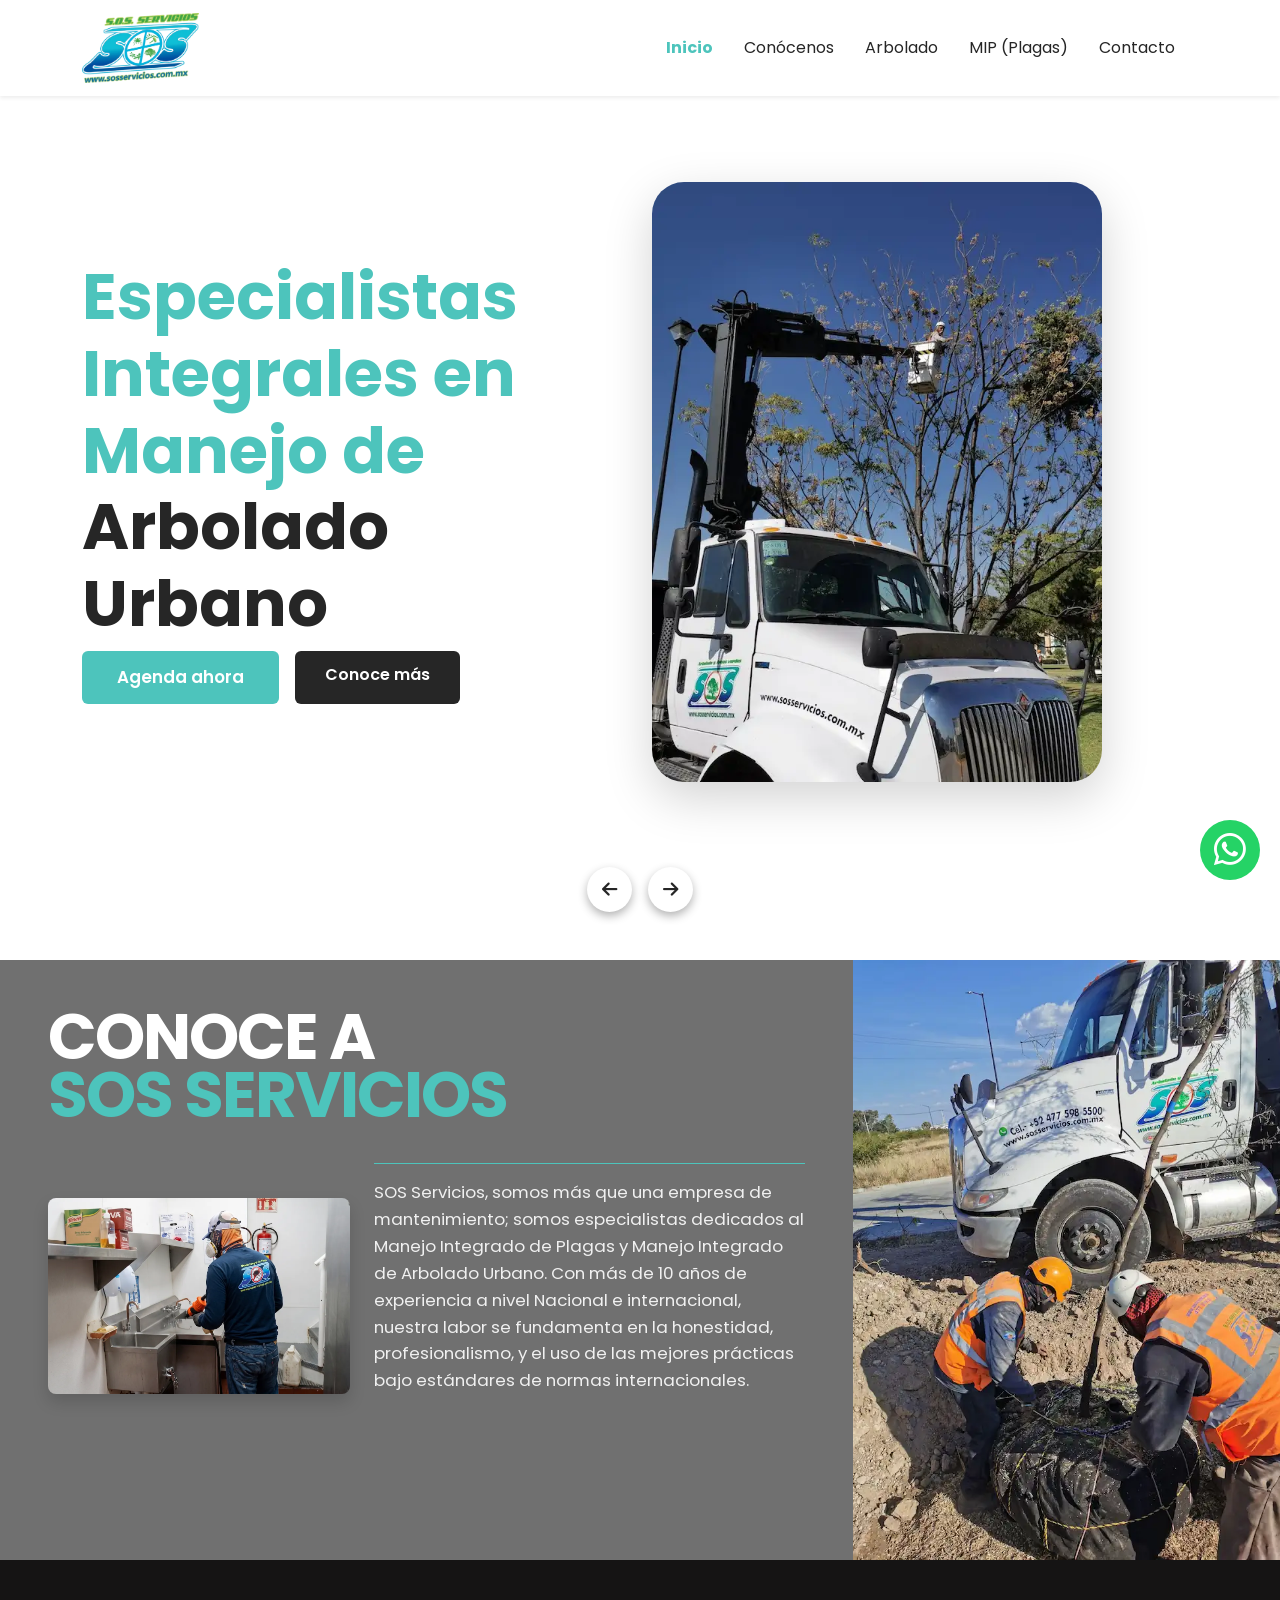
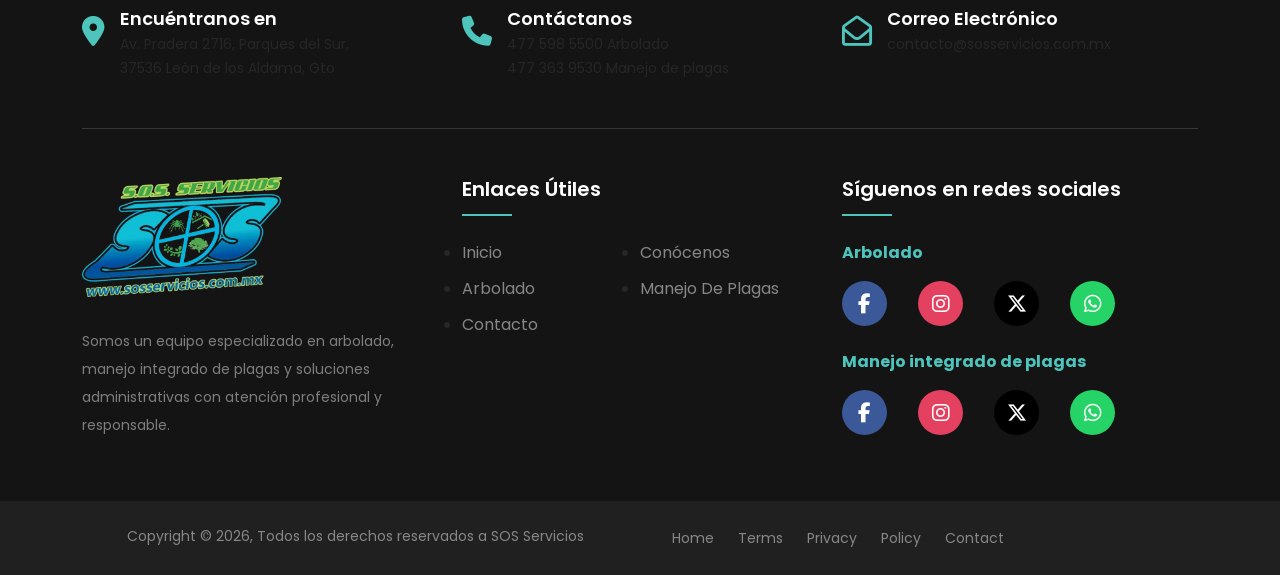
<file: index.html>
<!DOCTYPE html>
<html lang="es">

<head>
    <meta charset="UTF-8">
    <meta name="viewport" content="width=device-width, initial-scale=1.0">
    <title>SOS Servicios | Especialistas en Arbolado y Plagas</title>
    <meta name="description"
        content="Expertos en manejo integrado de plagas, fumigación, poda profesional y cuidado de arbolado en León, Guanajuato. Soluciones efectivas y seguras.">
    <meta name="keywords"
        content="control de plagas León gto, fumigaciones León, poda de arboles León Guanajuato, endoterapia, destoconado, sos servicios">
    <meta name="author" content="SOS Servicios">

    <!-- Geo-etiquetas para posicionamiento local -->
    <meta name="geo.region" content="MX-GUA">
    <meta name="geo.placename" content="León">

    <!-- Open Graph (Ayuda para que se vea profesional al compartir por WhatsApp o Facebook) -->
    <meta property="og:title" content="SOS Servicios | Arbolado y Plagas en León, Gto.">
    <meta property="og:description"
        content="Expertos en control de plagas y cuidado de arbolado. Soluciones seguras para tu hogar o empresa en León.">
    <meta property="og:image" content="img/SOSLogoSinFondo.png">
    <meta property="og:locale" content="es_MX">
    <meta property="og:type" content="website">
    

    <!-- Conexiones tempranas -->
    <link rel="preconnect" href="https://cdn.jsdelivr.net" crossorigin>
    <link rel="preconnect" href="https://cdnjs.cloudflare.com" crossorigin>
    <link rel="preconnect" href="https://fonts.googleapis.com">
    <link rel="preconnect" href="https://fonts.gstatic.com" crossorigin>

    <!-- Favicon -->
    <link rel="icon" type="image/png" href="img/favicon.png" sizes="512x512">
    <link rel="apple-touch-icon" href="img/favicon.png">

    <!-- Bootstrap 5 CSS-->
    <link href="https://cdn.jsdelivr.net/npm/bootstrap@5.3.0/dist/css/bootstrap.min.css" rel="stylesheet">
    
    <!-- Google Fonts -->
    <link href="https://fonts.googleapis.com/css2?family=Poppins:wght@400;600;700&display=swap" rel="stylesheet">
    
    <!-- CSS Personalizado -->
    <link rel="stylesheet" href="style/css_personalizado.css">

    <!-- Font Awesome asíncrono (Evita el bloqueo de renderizado en móviles) -->
    <link rel="stylesheet" href="https://cdnjs.cloudflare.com/ajax/libs/font-awesome/6.5.1/css/all.min.css" 
          integrity="sha512-DTOQO9RWCH3ppGqcWaEA1BIZOC6xxalwEsw9c2QQeAIftl+Vegovlnee1c9QX4TctnWMn13TZye+giMm8e2LwA==" 
          crossorigin="anonymous" referrerpolicy="no-referrer"
          media="print" onload="this.onload=null;this.media='all'">
    <noscript>
        <link rel="stylesheet" href="https://cdnjs.cloudflare.com/ajax/libs/font-awesome/6.5.1/css/all.min.css" 
              integrity="sha512-DTOQO9RWCH3ppGqcWaEA1BIZOC6xxalwEsw9c2QQeAIftl+Vegovlnee1c9QX4TctnWMn13TZye+giMm8e2LwA==" 
              crossorigin="anonymous" referrerpolicy="no-referrer">
    </noscript>
</head>

<body>

    <!-- Navbar -->
    <div id="header-placeholder"></div>

    <!-- Hero Slider -->
    <div id="heroCarousel" class="carousel slide" data-bs-ride="carousel">
        <div class="carousel-inner">

            <!-- Slide 1: Arbolado -->
            <div class="carousel-item active">
                <div class="container py-5">
                    <div class="row align-items-center min-vh-75">
                        <div class="col-lg-6 mb-4 mb-lg-0">
                            <h1 class="display-3 fw-bold">
                                <span class="text-sos-cyan">Especialistas Integrales en Manejo de</span> <br>
                                <span class="text-sos-dark">Arbolado Urbano</span>
                            </h1>
                            <div class="d-flex gap-3">
                                <a href="https://wa.me/524775985500" class="btn btn-sos-cyan">Agenda ahora</a>
                                <a href="arbolado.html" class="btn btn-sos-dark">Conoce más</a>
                            </div>
                        </div>
                        <div class="col-lg-6">
                            <div class="image-container">
                                <img src="img/Poda_profesional_cercana.webp" class="img-fluid rounded-sos shadow-lg"
                                    alt="Servicio de Arbolado">
                            </div>
                        </div>
                    </div>
                </div>
            </div>

            <!-- Slide 2: Control de Plagas -->
            <div class="carousel-item">
                <div class="container py-5">
                    <div class="row align-items-center min-vh-75">
                        <div class="col-lg-6 mb-4 mb-lg-0">
                            <h1 class="display-3 fw-bold">
                                <span class="text-sos-cyan">Servicios profesionales y especializados para el </span> <br>
                                <span class="text-sos-dark">Manejo Integrado de Plagas.</span>
                            </h1>
                            <div class="d-flex gap-3">
                                <a href="https://wa.me/524773639530" class="btn btn-sos-cyan">Agenda ahora</a>
                                <a href="mip.html" class="btn btn-sos-dark">Conoce más</a>
                            </div>
                        </div>
                        <div class="col-lg-6">
                            <div class="image-container">
                                <img src="img/mip_Recurso001.webp" class="img-fluid rounded-sos shadow-lg"
                                    alt="Control de Plagas">
                            </div>
                        </div>
                    </div>
                </div>
            </div>

        </div>

                    <!-- Controles Circulares -->
            <div class="container d-flex justify-content-center gap-3 pb-5">
                <button class="btn-sos-arrow" type="button" data-bs-target="#heroCarousel" data-bs-slide="prev" aria-label="Ver diapositiva anterior">
                    <i class="fa-solid fa-arrow-left"></i>
                </button>
                <button class="btn-sos-arrow" type="button" data-bs-target="#heroCarousel" data-bs-slide="next" aria-label="Ver diapositiva siguiente">
                    <i class="fa-solid fa-arrow-right"></i>
                </button>
            </div>


        <!-- Sección Conócenos -->
        <section id="conocenos" class="editorial-section">
            <div class="container-fluid p-0">
                <div class="row g-0">

                    <!-- Bloque Izquierdo (Título, Imagen Pequeña y Texto) -->
                    <div class="col-lg-8 bg-sos-dark p-5 d-flex flex-column justify-content-start">

                        <!-- Título Superior -->
                        <div class="mb-0">
                            <h2 class="editorial-title"><a href="conocenos.html"
                                    style="color: inherit; text-decoration: none;">CONOCE A <br><span
                                        class="text-sos-cyan">SOS SERVICIOS</span></a></h2>
                        </div>

                        <!-- Fila inferior: Imagen pequeña + Texto -->
                        <div class="row g-4 align-items-end mt-2">
                            <div class="col-md-5">
                                <img src="img/mip_Recurso002.webp" class="img-fluid rounded-3 shadow"
                                    alt="Nuestro equipo">
                            </div>
                            <div class="col-md-7">
                                <p class="editorial-text">
                                    SOS Servicios, somos más que una empresa de mantenimiento;
                                    somos especialistas dedicados al Manejo Integrado de Plagas y
                                    Manejo Integrado de Arbolado Urbano. Con más de 10 años de
                                    experiencia a nivel Nacional e internacional, nuestra labor se
                                    fundamenta en la honestidad, profesionalismo, y el uso de las
                                    mejores prácticas bajo estándares de normas internacionales.
                                </p>
                            </div>
                        </div>
                    </div>

                    <!-- Bloque Derecho (Imagen Grande) -->
                    <div class="col-lg-4">
                        <div class="editorial-img-main" style="background-image: url('img/transplante.webp');">
                        </div>
                    </div>

                </div>
            </div>
        </section>
        <!-- Fin de la sección Conócenos(En el index)-->
        
    </div>
 
    <!-- footer -->
    <div id="footer-placeholder"></div>
    <div id="whatsapp-placeholder"></div>
    <!-- Bootstrap JS Bundle -->
    <script src="https://cdn.jsdelivr.net/npm/bootstrap@5.3.0/dist/js/bootstrap.bundle.min.js"></script>
    <script src="js/custom.js"></script>

</body>

</html>
</file>
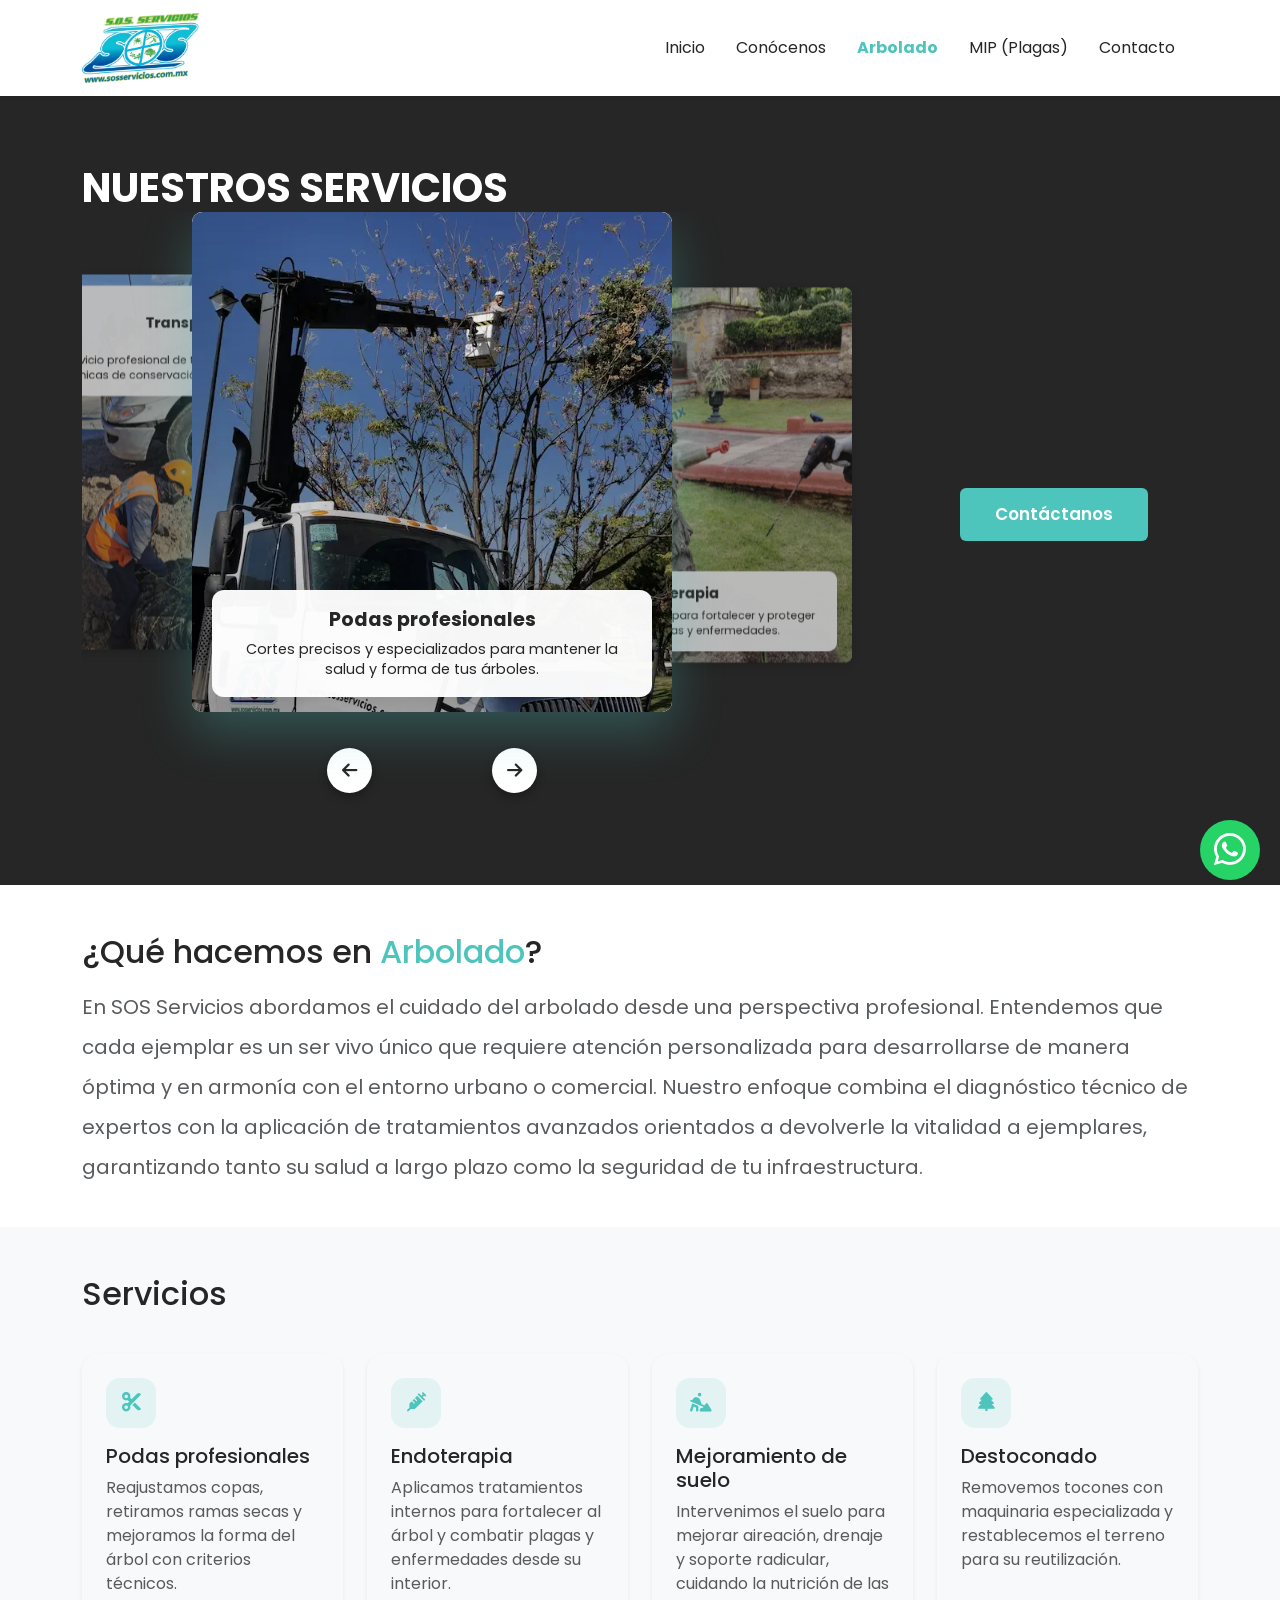
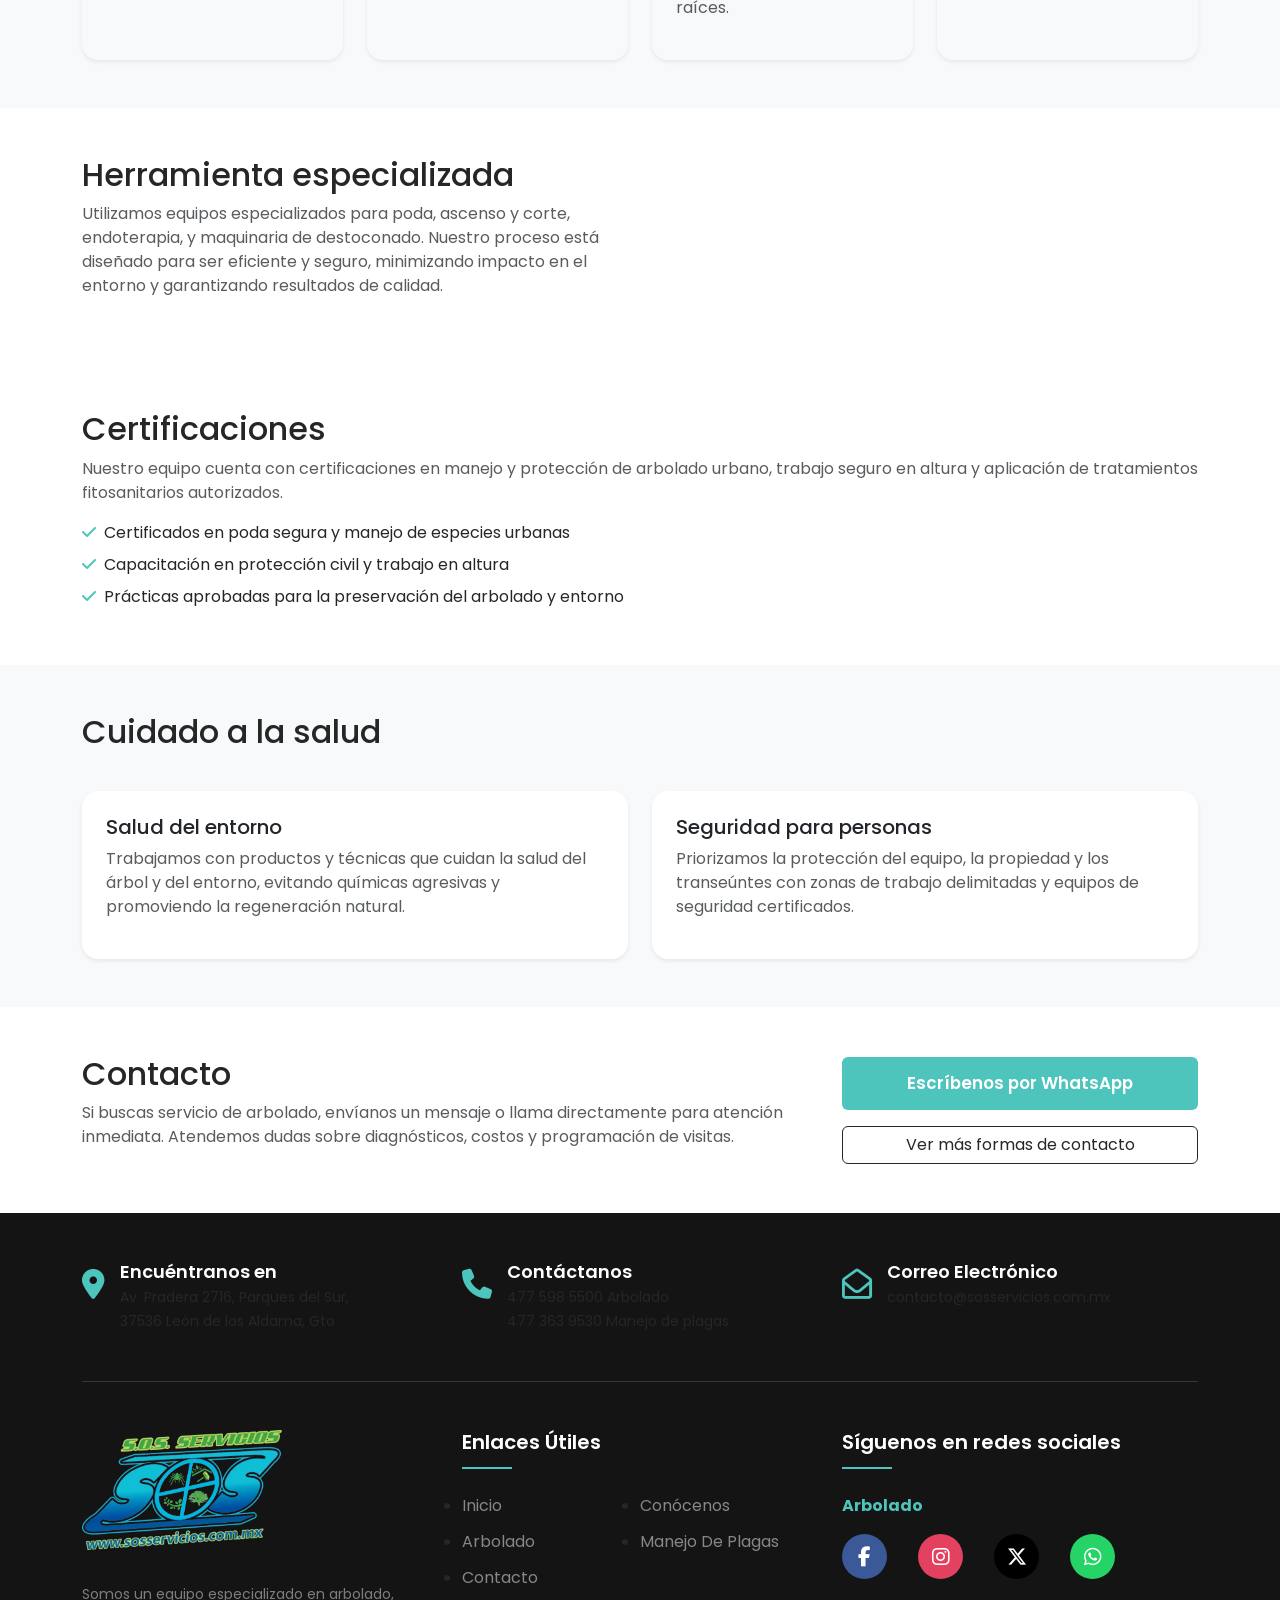
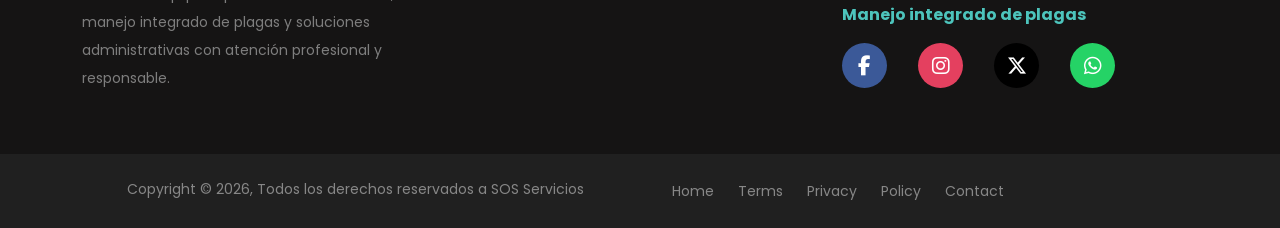
<file: arbolado.html>
﻿<!DOCTYPE html>
<html lang="es">
<head>
    <meta charset="UTF-8">
    <meta name="viewport" content="width=device-width, initial-scale=1.0">
    
    <title>Poda de Árboles en León, Gto. | Arbolado - SOS Servicios</title>
    
    <meta name="description" content="Servicio especializado en poda de árboles, endoterapia, cirugía de suelo y destoconado en León, Guanajuato. Cuidamos la salud y estética de tus áreas verdes. ¡Cotiza hoy!">
    <meta name="keywords" content="poda de arboles León gto, endoterapia vegetal, destoconado León, mejoramiento de suelo, tala controlada León Guanajuato">
    <meta name="author" content="SOS Servicios">

    <meta property="og:title" content="Cuidado Profesional de Arbolado en León, Gto.">
    <meta property="og:description" content="Protegemos la salud de tus árboles con podas técnicas, endoterapia y más. Cotiza tu servicio.">
    
    <meta property="og:image" content="https://sosservicios.com.mx/img/favicon.png">
    <meta property="og:locale" content="es_MX">
    <meta property="og:url" content="https://sosservicios.com.mx/arbolado.html">
    <meta property="og:type" content="website">
    
    <!-- Conexiones tempranas -->
    <link rel="preconnect" href="https://cdn.jsdelivr.net" crossorigin>
    <link rel="preconnect" href="https://cdnjs.cloudflare.com" crossorigin>
    <link rel="preconnect" href="https://fonts.googleapis.com">
    <link rel="preconnect" href="https://fonts.gstatic.com" crossorigin>

    <!-- Favicon -->
    <link rel="icon" type="image/png" href="img/favicon.png" sizes="512x512">
    <link rel="apple-touch-icon" href="img/favicon.png">

    <!-- Bootstrap 5 CSS (Estructura visual) -->
    <link href="https://cdn.jsdelivr.net/npm/bootstrap@5.3.0/dist/css/bootstrap.min.css" rel="stylesheet">
    
    <!-- Google Fonts -->
    <link href="https://fonts.googleapis.com/css2?family=Poppins:wght@400;600;700&display=swap" rel="stylesheet">
    
    <!-- CSS Personalizado -->
    <link rel="stylesheet" href="style/css_personalizado.css">

    <!-- Font Awesome asíncrono (Evita el bloqueo de renderizado en dispositivos móviles) -->
    <link rel="stylesheet" href="https://cdnjs.cloudflare.com/ajax/libs/font-awesome/6.5.1/css/all.min.css" 
          integrity="sha512-DTOQO9RWCH3ppGqcWaEA1BIZOC6xxalwEsw9c2QQeAIftl+Vegovlnee1c9QX4TctnWMn13TZye+giMm8e2LwA==" 
          crossorigin="anonymous" referrerpolicy="no-referrer"
          media="print" onload="this.onload=null;this.media='all'">
    <noscript>
        <link rel="stylesheet" href="https://cdnjs.cloudflare.com/ajax/libs/font-awesome/6.5.1/css/all.min.css" 
              integrity="sha512-DTOQO9RWCH3ppGqcWaEA1BIZOC6xxalwEsw9c2QQeAIftl+Vegovlnee1c9QX4TctnWMn13TZye+giMm8e2LwA==" 
              crossorigin="anonymous" referrerpolicy="no-referrer">
    </noscript>
</head>
<body>
        <!-- Navbar -->
    <div id="header-placeholder"></div>

    <main>
        <section class="services-section">
            <div class="container py-5">
                <h2 class="services-title mb-5">Nuestros servicios</h2>
                <div class="services-layout">
                    <div class="carousel-3d-container">
                        <div class="carousel-3d">
                            <div class="carousel-item-3d active" data-index="0">
                                <div class="service-card-3d">
                                    <img src="img/Poda_profesional_cercana.webp" alt="Podas profesionales" class="service-image">
                                    <div class="service-card-info">
                                        <h3 class="service-card-title">Podas profesionales</h3>
                                        <p class="service-card-text">Cortes precisos y especializados para mantener la salud y forma de tus árboles.</p>
                                    </div>
                                </div>
                            </div>
                            <div class="carousel-item-3d" data-index="2">
                                <div class="service-card-3d caption-top">
                                    <img src="img/endoterapia.webp" alt="Endoterapia" class="service-image">
                                    <div class="service-card-info">
                                        <h3 class="service-card-title">Endoterapia</h3>
                                        <p class="service-card-text">Tratamientos inyectados para fortalecer y proteger tus árboles de plagas y enfermedades.</p>
                                    </div>
                                </div>
                            </div>

                             <div class="carousel-item-3d" data-index="2">
                                <div class="service-card-3d caption-top">
                                    <img src="img/colaborador trabajando.webp" alt="colaborador trabajando" class="service-image">
                                    <div class="service-card-info">
                                        <h3 class="service-card-title">Altamente capacitados</h3>
                                        <p class="service-card-text">Nuestros profesionales están constantemente actualizados con las últimas técnicas y tecnologías en el cuidado de árboles.</p>
                                    </div>
                                </div>
                            </div>

                            <div class="carousel-item-3d" data-index="3">
                                <div class="service-card-3d ">
                                    <img src="img/mejoradesuelo.webp" alt="Mejoramiento de suelo" class="service-image">
                                    <div class="service-card-info">
                                        <h3 class="service-card-title">Mejoramiento de suelo</h3>
                                        <p class="service-card-text">Mejora estructural del suelo para optimizar el desarrollo radicular y la estabilidad del árbol.</p>
                                    </div>
                                </div>
                            </div>
                            <div class="carousel-item-3d" data-index="2">
                                <div class="service-card-3d">
                                    <img src="img/molino.webp" alt="Herramienta especializada" class="service-image">
                                    <div class="service-card-info">
                                        <h3 class="service-card-title">Herramienta especializada</h3>
                                        <p class="service-card-text">Utilizamos herramientas especializadas para cada uno de nuestros servicios.</p>
                                    </div>
                                </div>
                            </div>
                            <div class="carousel-item-3d" data-index="3">
                                <div class="service-card-3d">
                                    <img src="img/transplante.webp" alt="Transplante" class="service-image">
                                    <div class="service-card-info">
                                        <h3 class="service-card-title">Transplante</h3>
                                        <p class="service-card-text">Servicio profesional de traslado de árboles con técnicas de conservación del sistema radicular.</p>
                                    </div>
                                </div>
                            </div>
                        </div>
                        <!-- UBICACIÓN DE LAS FLECHAS: Centradas al carrusel -->
                        <div class="d-flex justify-content-center mt-3 mb-4" style="gap: 120px;">
                            <button class="btn-sos-arrow" type="button" onclick="prevSlideMip()" aria-label="Ver servicio anterior">
                                <i class="fa-solid fa-arrow-left"></i>
                            </button>
                            <button class="btn-sos-arrow" type="button" onclick="nextSlideMip()" aria-label="Ver servicio siguiente">
                                <i class="fa-solid fa-arrow-right"></i>
                            </button>
                        </div>
                    </div>
                    <div class="contact-button-container">
                        <a href="https://wa.me/5214775985500" class="btn btn-sos-cyan" target="_blank">Contáctanos</a>
                    </div>
                </div>
            </div>
        </section>

        <!-- SECCIÓN 2: DEFINICIÓN -->
        <section class="content-section pt-5 pb-4">
            <div class="container">
                <h2 class="section-title mb-3">¿Qué hacemos en <span class="text-sos-cyan">Arbolado</span>?</h2>
                <p class="text-muted fs-5 lh-lg">En SOS Servicios abordamos el cuidado del arbolado desde una perspectiva profesional. Entendemos que cada ejemplar es un ser vivo único que requiere atención personalizada para desarrollarse de manera óptima y en armonía con el entorno urbano o comercial. Nuestro enfoque combina el diagnóstico técnico de expertos con la aplicación de tratamientos avanzados orientados a devolverle la vitalidad a ejemplares, garantizando tanto su salud a largo plazo como la seguridad de tu infraestructura.</p>
            </div>
        </section>

        <section class="content-section bg-light py-5">
            <div class="container">
                <h2 class="section-title">Servicios</h2>
                <div class="row g-4 mt-3">
                    <div class="col-md-6 col-xl-3">
                        <div class="feature-card p-4 h-100 shadow-sm rounded-4">
                            <div class="icon-box mb-3"><i class="fa-solid fa-cut"></i></div>
                            <h5>Podas profesionales</h5>
                            <p class="text-muted">Reajustamos copas, retiramos ramas secas y mejoramos la forma del árbol con criterios técnicos.</p>
                        </div>
                    </div>
                    <div class="col-md-6 col-xl-3">
                        <div class="feature-card p-4 h-100 shadow-sm rounded-4">
                            <div class="icon-box mb-3"><i class="fa-solid fa-syringe"></i></div>
                            <h5>Endoterapia</h5>
                            <p class="text-muted">Aplicamos tratamientos internos para fortalecer al árbol y combatir plagas y enfermedades desde su interior.</p>
                        </div>
                    </div>
                    <div class="col-md-6 col-xl-3">
                        <div class="feature-card p-4 h-100 shadow-sm rounded-4">
                            <div class="icon-box mb-3"><i class="fa-solid fa-person-digging"></i></div>
                            <h5>Mejoramiento de suelo</h5>
                            <p class="text-muted">Intervenimos el suelo para mejorar aireación, drenaje y soporte radicular, cuidando la nutrición de las raíces.</p>
                        </div>
                    </div>
                    <div class="col-md-6 col-xl-3">
                        <div class="feature-card p-4 h-100 shadow-sm rounded-4">
                            <div class="icon-box mb-3"><i class="fa-solid fa-tree"></i></div>
                            <h5>Destoconado</h5>
                            <p class="text-muted">Removemos tocones con maquinaria especializada y restablecemos el terreno para su reutilización.</p>
                        </div>
                    </div>
                </div>
            </div>
        </section>

                <section class="content-section py-5">
            <div class="container">
                <div class="row g-4">
                               <div class="col-lg-6">
                        <h2 class="section-title">Herramienta especializada</h2>
                        <p class="text-muted">Utilizamos equipos especializados para poda, ascenso y corte, endoterapia, y maquinaria de destoconado. Nuestro proceso está diseñado para ser eficiente y seguro, minimizando impacto en el entorno y garantizando resultados de calidad.</p>
                    </div>
                </div>
            </div>
        </section>


        <section class="content-section py-5">
            <div class="container">
                <h2 class="section-title">Certificaciones</h2>
                <p class="text-muted">Nuestro equipo cuenta con certificaciones en manejo y protección de arbolado urbano, trabajo seguro en altura y aplicación de tratamientos fitosanitarios autorizados.</p>
                <ul class="list-unstyled mt-3">
                    <li class="mb-2"><i class="fa-solid fa-check text-sos-cyan me-2"></i>Certificados en poda segura y manejo de especies urbanas</li>
                    <li class="mb-2"><i class="fa-solid fa-check text-sos-cyan me-2"></i>Capacitación en protección civil y trabajo en altura</li>
                    <li class="mb-2"><i class="fa-solid fa-check text-sos-cyan me-2"></i>Prácticas aprobadas para la preservación del arbolado y entorno</li>
                </ul>
            </div>
        </section>

        <section class="content-section bg-light py-5">
            <div class="container">
                <h2 class="section-title">Cuidado a la salud</h2>
                <div class="row g-4 mt-3">
                    <div class="col-md-6">
                        <div class="card border-0 shadow-sm rounded-4 h-100 p-4">
                            <h5>Salud del entorno</h5>
                            <p class="text-muted">Trabajamos con productos y técnicas que cuidan la salud del árbol y del entorno, evitando químicas agresivas y promoviendo la regeneración natural.</p>
                        </div>
                    </div>
                    <div class="col-md-6">
                        <div class="card border-0 shadow-sm rounded-4 h-100 p-4">
                            <h5>Seguridad para personas</h5>
                            <p class="text-muted">Priorizamos la protección del equipo, la propiedad y los transeúntes con zonas de trabajo delimitadas y equipos de seguridad certificados.</p>
                        </div>
                    </div>
                </div>
            </div>
        </section>

        <section class="content-section py-5">
            <div class="container">
                <div class="row align-items-center gy-4">
                    <div class="col-lg-8">
                        <h2 class="section-title">Contacto</h2>
                        <p class="text-muted">Si buscas servicio de arbolado, envíanos un mensaje o llama directamente para atención inmediata. Atendemos dudas sobre diagnósticos, costos y programación de visitas.</p>
                    </div>
                    <div class="col-lg-4">
                        <a href="https://wa.me/5214775985500?text=Hola,%20quiero%20un%20servicio%20de%20arbolado" target="_blank" class="btn btn-sos-cyan w-100 mb-3">Escríbenos por WhatsApp</a>
                        <a href="contacto.html" class="btn btn-outline-sos-dark w-100">Ver más formas de contacto</a>
                    </div>
                </div>
            </div>
        </section>
    </main>

    <!-- footer -->
    <div id="footer-placeholder"></div>
    <div id="whatsapp-placeholder"></div>
       
<script src="js/custom.js"></script>
<script src="https://cdn.jsdelivr.net/npm/bootstrap@5.3.0/dist/js/bootstrap.bundle.min.js"></script>
</body>
</html>
</file>
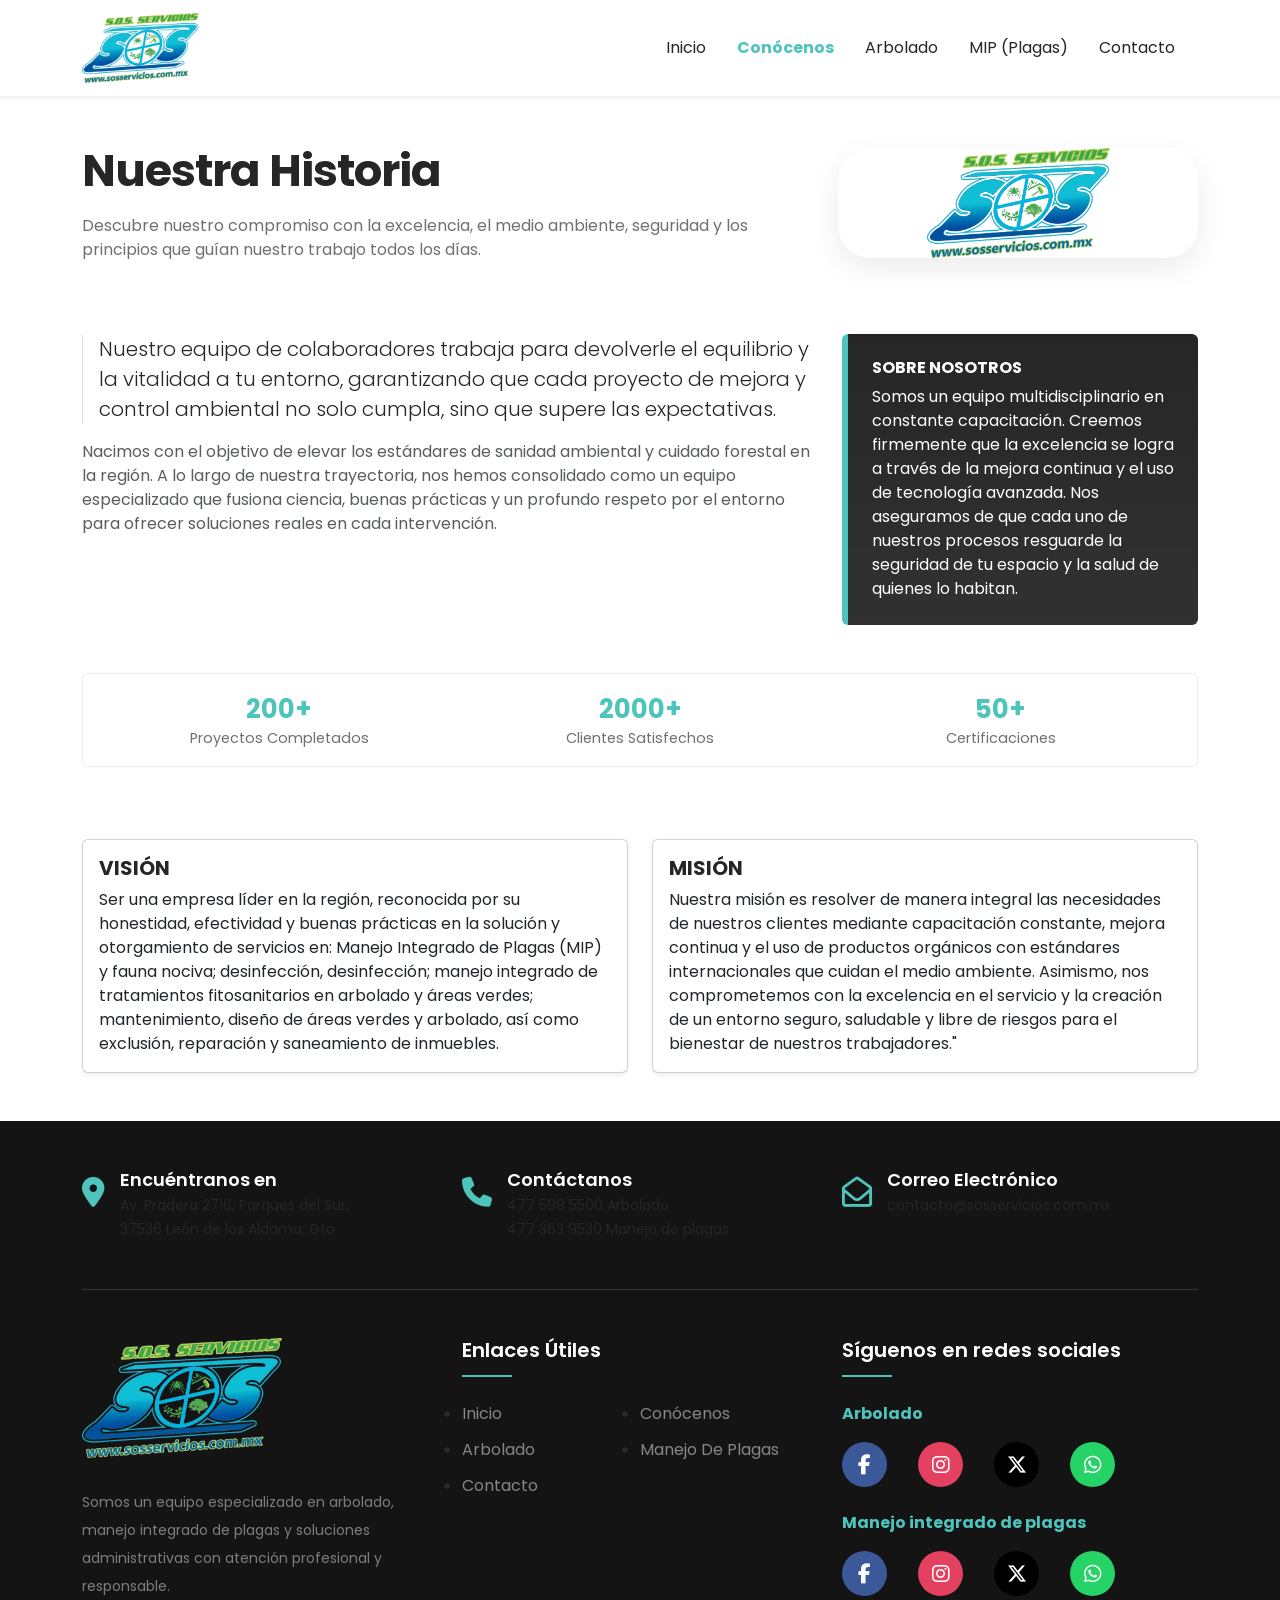
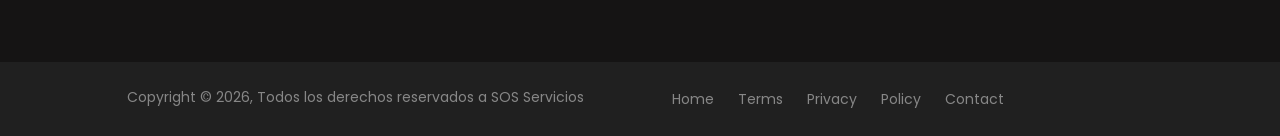
<file: conocenos.html>
<!DOCTYPE html>
<html lang="es">

<head>
    <meta charset="UTF-8">
    <meta name="viewport" content="width=device-width, initial-scale=1.0">
    <title>SOS Servicios | Especialistas en Arbolado y Plagas</title>
    <meta name="description" content="Conoce la historia y visión de SOS Servicios. Somos un equipo certificado enfocado en la sanidad ambiental y el cuidado de áreas verdes en León.">
    <meta name="author" content="SOS Servicios">

      <!-- Conexiones tempranas -->
    <link rel="preconnect" href="https://cdn.jsdelivr.net" crossorigin>
    <link rel="preconnect" href="https://cdnjs.cloudflare.com" crossorigin>
    <link rel="preconnect" href="https://fonts.googleapis.com">
    <link rel="preconnect" href="https://fonts.gstatic.com" crossorigin>

    <!-- Favicon -->
    <link rel="icon" type="image/png" href="img/favicon.png" sizes="512x512">
    <link rel="apple-touch-icon" href="img/favicon.png">

    <!-- Bootstrap 5 CSS (Estructura visual) -->
    <link href="https://cdn.jsdelivr.net/npm/bootstrap@5.3.0/dist/css/bootstrap.min.css" rel="stylesheet">
    
    <!-- Google Fonts -->
    <link href="https://fonts.googleapis.com/css2?family=Poppins:wght@400;600;700&display=swap" rel="stylesheet">
    
    <!-- CSS Personalizado -->
    <link rel="stylesheet" href="style/css_personalizado.css">

    <!-- Font Awesome asíncrono (Evita el bloqueo de renderizado en móviles) -->
    <link rel="stylesheet" href="https://cdnjs.cloudflare.com/ajax/libs/font-awesome/6.5.1/css/all.min.css" 
          integrity="sha512-DTOQO9RWCH3ppGqcWaEA1BIZOC6xxalwEsw9c2QQeAIftl+Vegovlnee1c9QX4TctnWMn13TZye+giMm8e2LwA==" 
          crossorigin="anonymous" referrerpolicy="no-referrer"
          media="print" onload="this.onload=null;this.media='all'">
    <noscript>
        <link rel="stylesheet" href="https://cdnjs.cloudflare.com/ajax/libs/font-awesome/6.5.1/css/all.min.css" 
              integrity="sha512-DTOQO9RWCH3ppGqcWaEA1BIZOC6xxalwEsw9c2QQeAIftl+Vegovlnee1c9QX4TctnWMn13TZye+giMm8e2LwA==" 
              crossorigin="anonymous" referrerpolicy="no-referrer">
    </noscript>
</head>
<body>

    <!-- Navbar -->
    <div id="header-placeholder"></div>

    <!-- Sección nuestra historia -->
    <section id="conocenos" class="story-section py-5">
        <div class="container">
            <div class="d-flex flex-column flex-lg-row align-items-center gap-4">
                <div class="flex-fill">
                    <h1 class="hero-title mb-3">Nuestra Historia</h1>
                    <p class="hero-sublead mb-0">Descubre nuestro compromiso con la excelencia, el medio ambiente,
                        seguridad y
                        los principios que guían nuestro trabajo todos los días.</p>
                </div>
                <div class="hero-banner rounded-sos overflow-hidden ms-lg-4"
                    style="background-image: url('img/SOSLogoSinFondo.webp');"></div>
            </div>

            <div class="row mt-5 align-items-start gy-4">
                <div class="col-lg-8">
                    <blockquote class="blockquote border-start ps-3 mb-3">
                        <p class="mb-0 lead">Nuestro equipo de colaboradores trabaja para devolverle el equilibrio y la
                            vitalidad
                            a tu entorno, garantizando que cada proyecto de mejora y control ambiental no solo cumpla,
                            sino que
                            supere las expectativas.</p>
                    </blockquote>
                    <p class="text-muted">Nacimos con el objetivo de elevar los estándares de sanidad ambiental y
                        cuidado forestal
                        en la región. A lo largo de nuestra trayectoria, nos hemos consolidado como un equipo
                        especializado que
                        fusiona ciencia, buenas prácticas y un profundo respeto por el entorno para ofrecer soluciones
                        reales en
                        cada intervención.</p>
                </div>
                <div class="col-lg-4">
                    <div class="about-box p-4 rounded">
                        <h6 class="mb-2">SOBRE NOSOTROS</h6>
                        <p class="mb-0">Somos un equipo multidisciplinario en constante capacitación. Creemos firmemente que la
                            excelencia se logra a través de la mejora continua y el uso de tecnología avanzada. Nos aseguramos de
                            que cada uno de nuestros procesos resguarde la seguridad de tu espacio y la salud de quienes lo habitan.</p>
                    </div>
                </div>
            </div>

            <div class="stats-row d-flex justify-content-between align-items-center mt-5 p-3 rounded">
                <div class="stat text-center">
                    <div class="stat-num text-sos-cyan">200+</div>
                    <div class="stat-label">Proyectos Completados</div>
                </div>
                <div class="stat text-center">
                    <div class="stat-num text-sos-cyan">2000+</div>
                    <div class="stat-label">Clientes Satisfechos</div>
                </div>
                <div class="stat text-center">
                    <div class="stat-num text-sos-cyan">50+</div>
                    <div class="stat-label">Certificaciones</div>
                </div>
            </div>

            <div class="row mt-5 g-4">
                <div class="col-md-6">
                    <div class="card h-100 shadow-sm">
                        <div class="card-body">
                            <h5 class="card-title">VISIÓN</h5>
                            <p class="card-text">Ser una empresa líder en la región, reconocida por su honestidad, efectividad y buenas
                                prácticas en la solución y otorgamiento de servicios en: Manejo Integrado de Plagas (MIP) y fauna nociva;
                                desinfección, desinfección; manejo integrado de tratamientos fitosanitarios en arbolado y áreas verdes;
                                mantenimiento, diseño de áreas verdes y arbolado, así como exclusión, reparación y saneamiento de inmuebles.</p>
                        </div>
                    </div>
                </div>
                <div class="col-md-6">
                    <div class="card h-100 shadow-sm">
                        <div class="card-body">
                            <h5 class="card-title">MISIÓN</h5>
                            <p class="card-text">Nuestra misión es resolver de manera integral las necesidades de nuestros clientes
                                mediante capacitación constante, mejora continua y el uso de productos orgánicos con estándares
                                internacionales que cuidan el medio ambiente. Asimismo, nos comprometemos con la excelencia en el
                                servicio y la creación de un entorno seguro, saludable y libre de riesgos para el bienestar de
                                nuestros trabajadores."</p>
                        </div>
                    </div>
                </div>
            </div>
        </div>
    </section>


    <!-- footer -->
    <div id="footer-placeholder"></div>

    <!-- Bootstrap JS Bundle -->
    <script src="https://cdn.jsdelivr.net/npm/bootstrap@5.3.0/dist/js/bootstrap.bundle.min.js"></script>
    <script src="js/custom.js"></script>

</body>

</html>
</file>
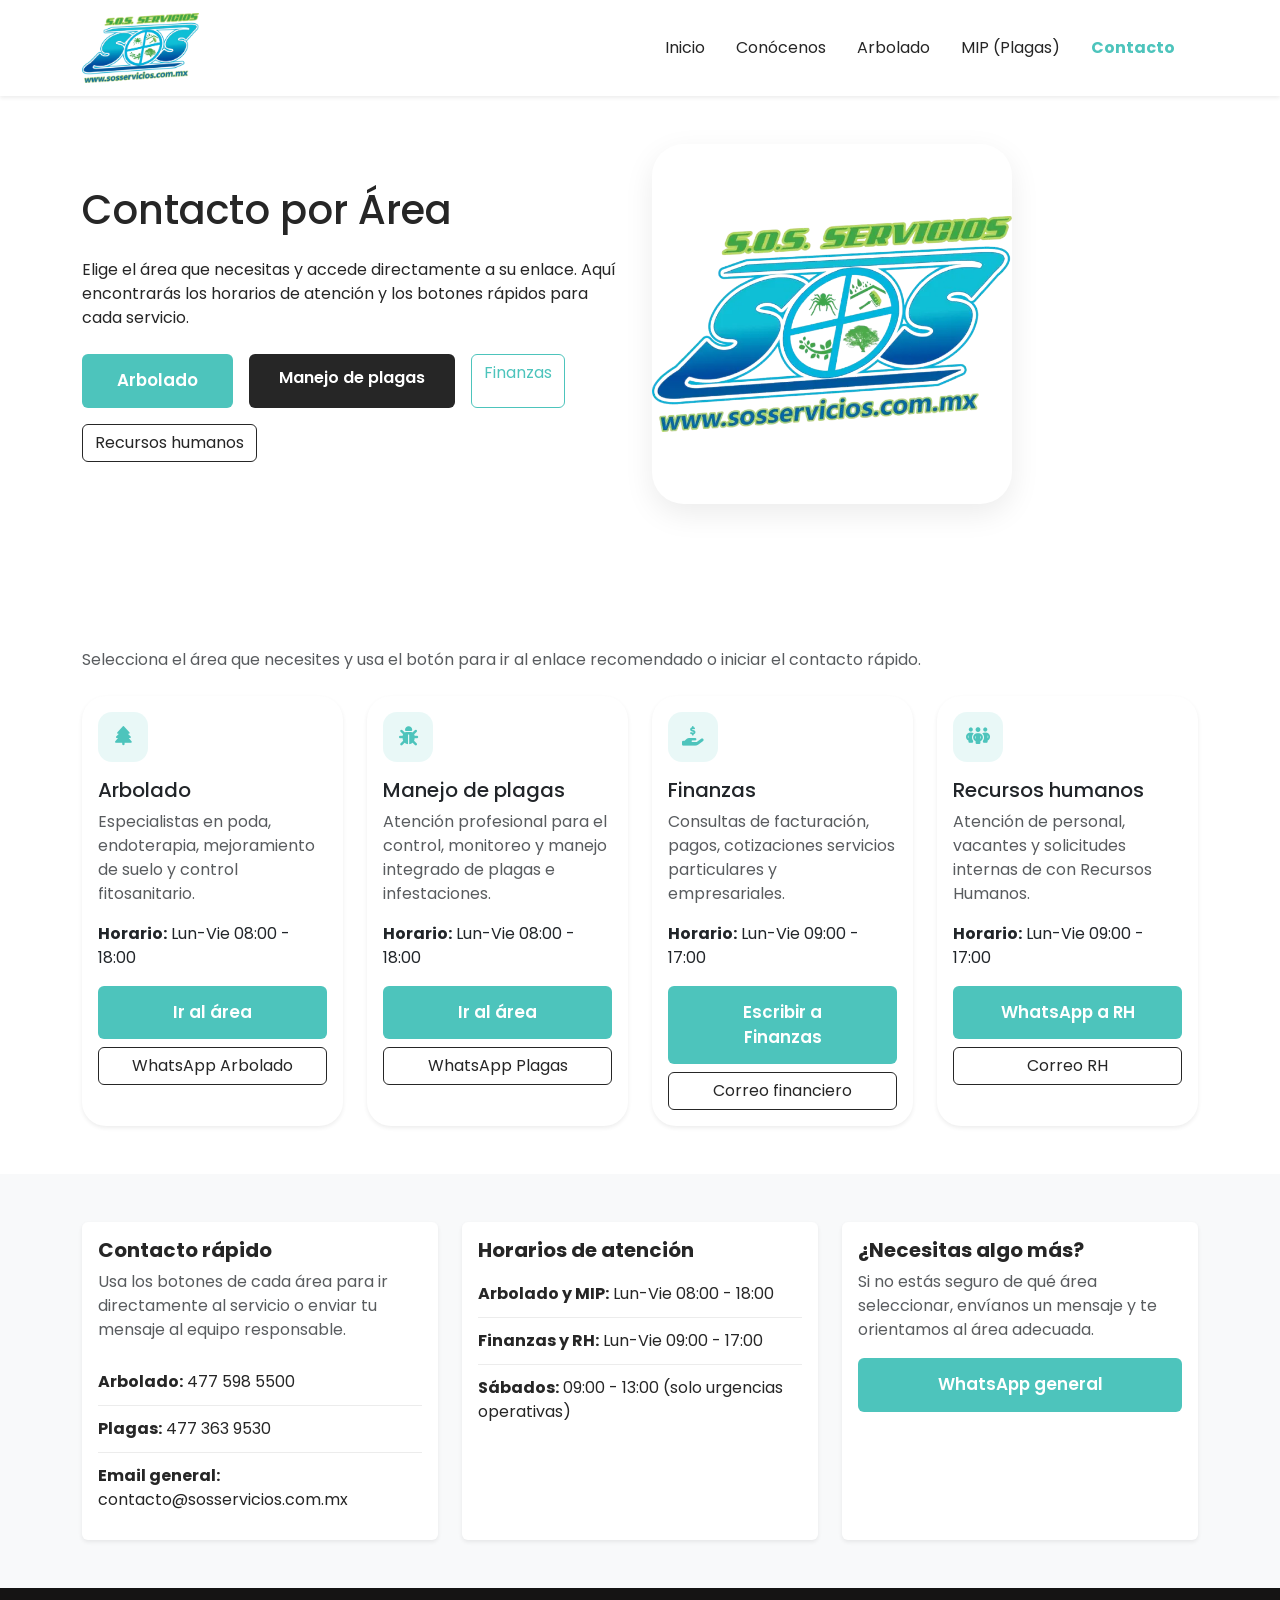
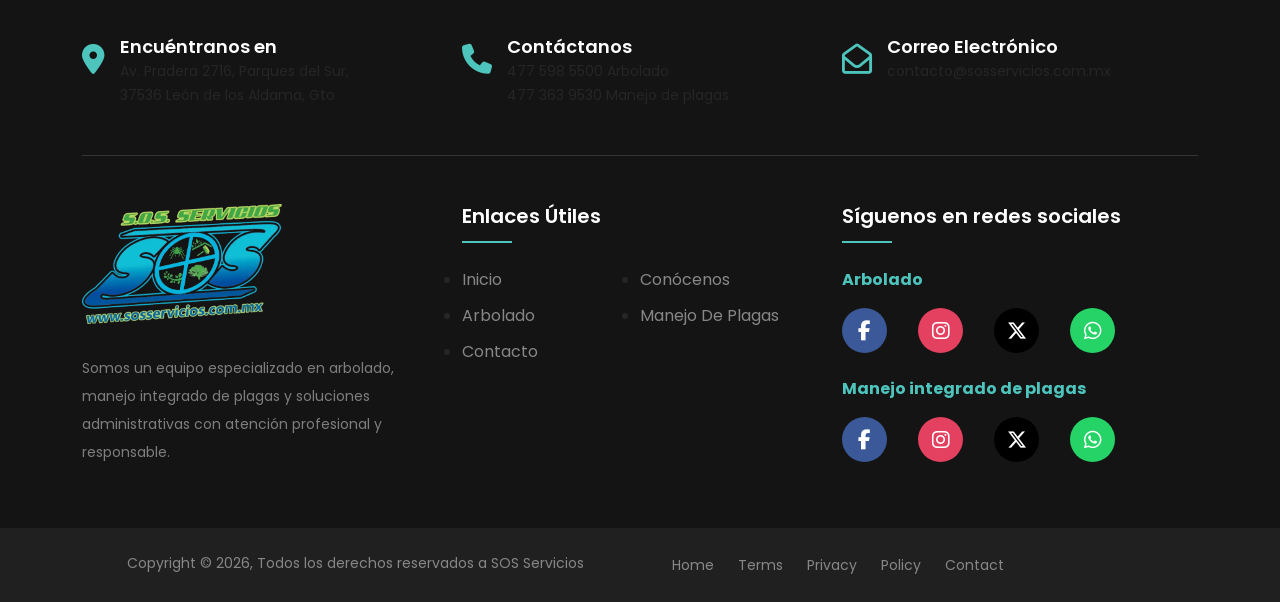
<file: contacto.html>
﻿<!DOCTYPE html>
<html lang="es">
<head>
    <meta charset="UTF-8">
    <meta name="viewport" content="width=device-width, initial-scale=1.0">
    <title>SOS Servicios | Contacto por Área</title>
    <meta name="description" content="Contacta a SOS Servicios en León, Guanajuato. Solicita cotizaciones para arbolado, fumigación o comunícate con recursos humanos y finanzas.">
    <meta name="author" content="SOS Servicios">


        <!-- Conexiones tempranas -->
    <link rel="preconnect" href="https://cdn.jsdelivr.net" crossorigin>
    <link rel="preconnect" href="https://cdnjs.cloudflare.com" crossorigin>
    <link rel="preconnect" href="https://fonts.googleapis.com">
    <link rel="preconnect" href="https://fonts.gstatic.com" crossorigin>

    <!-- Favicon -->
    <link rel="icon" type="image/png" href="img/favicon.png" sizes="512x512">
    <link rel="apple-touch-icon" href="img/favicon.png">

    <!-- Bootstrap 5 CSS -->
    <link href="https://cdn.jsdelivr.net/npm/bootstrap@5.3.0/dist/css/bootstrap.min.css" rel="stylesheet">
    
    <!-- Google Fonts -->
    <link href="https://fonts.googleapis.com/css2?family=Poppins:wght@400;600;700&display=swap" rel="stylesheet">
    
    <!-- CSS Personalizado -->
    <link rel="stylesheet" href="style/css_personalizado.css">

    <!-- Font Awesome asíncrono (Evita el bloqueo de renderizado en móviles) -->
    <link rel="stylesheet" href="https://cdnjs.cloudflare.com/ajax/libs/font-awesome/6.5.1/css/all.min.css" 
          integrity="sha512-DTOQO9RWCH3ppGqcWaEA1BIZOC6xxalwEsw9c2QQeAIftl+Vegovlnee1c9QX4TctnWMn13TZye+giMm8e2LwA==" 
          crossorigin="anonymous" referrerpolicy="no-referrer"
          media="print" onload="this.onload=null;this.media='all'">
    <noscript>
        <link rel="stylesheet" href="https://cdnjs.cloudflare.com/ajax/libs/font-awesome/6.5.1/css/all.min.css" 
              integrity="sha512-DTOQO9RWCH3ppGqcWaEA1BIZOC6xxalwEsw9c2QQeAIftl+Vegovlnee1c9QX4TctnWMn13TZye+giMm8e2LwA==" 
              crossorigin="anonymous" referrerpolicy="no-referrer">
    </noscript>
</head>
<body>
    
    <!-- Navbar -->
    <div id="header-placeholder"></div>

    <main>
        <section class="contact-hero py-5">
            <div class="container">
                <div class="row align-items-center gy-4">
                    <div class="col-lg-6">
                        <h1 class="hero-title mb-4">Contacto por Área</h1>
                        <p class="hero-sublead mb-4">Elige el área que necesitas y accede directamente a su enlace. Aquí encontrarás los horarios de atención y los botones rápidos para cada servicio.</p>
                        <div class="d-flex flex-wrap gap-3">
                            <a href="arbolado.html" class="btn btn-sos-cyan">Arbolado</a>
                            <a href="mip.html" class="btn btn-sos-dark">Manejo de plagas</a> 
                            <a href="#sección-finanzas" class="btn btn-outline-sos-cyan">Finanzas</a>
                            <a href="#seccion-recursos-humanos" class="btn btn-outline-sos-dark">Recursos humanos</a>
                        </div>
                    </div>
                    <div class="col-lg-6">
                        <div class="hero-banner rounded-sos overflow-hidden" style="background-image: url('img/SOSLogoSinFondo.webp'); min-height: 360px;"></div>
                    </div>
                </div>
            </div>
        </section>

        <section class="contact-areas py-5">
            <div class="container">
                <div class="d-flex justify-content-between align-items-center mb-4 flex-column flex-md-row gap-3">
                    <div>
                        <h2 class="services-title mb-2">Áreas de atención</h2>
                        <p class="text-muted mb-0">Selecciona el área que necesites y usa el botón para ir al enlace recomendado o iniciar el contacto rápido.</p>
                    </div>
                </div>
                <div class="row g-4">
                    <div class="col-md-6 col-xl-3">
                        <div class="card contact-card h-100 shadow-sm">
                            <div class="card-body">
                                <div class="icon-box mb-3"><i class="fa-solid fa-tree"></i></div>
                                <h3 class="h5">Arbolado</h3>
                                <p class="text-muted">Especialistas en poda, endoterapia, mejoramiento de suelo y control fitosanitario.</p>
                                <p class="mb-3"><strong>Horario:</strong> Lun-Vie 08:00 - 18:00</p>
                                <a href="arbolado.html" class="btn btn-sos-cyan w-100 mb-2">Ir al área</a>
                                <a href="https://wa.me/5214775985500?text=Hola,%20quiero%20informaci%C3%B3n%20de%20Arbolado" target="_blank" class="btn btn-outline-sos-dark w-100">WhatsApp Arbolado</a>
                            </div>
                        </div>
                    </div>
                    <div class="col-md-6 col-xl-3">
                        <div class="card contact-card h-100 shadow-sm">
                            <div class="card-body">
                                <div class="icon-box mb-3"><i class="fa-solid fa-bug"></i></div>
                                <h3 class="h5">Manejo de plagas</h3>
                                <p class="text-muted">Atención profesional para el control, monitoreo y manejo integrado de plagas e infestaciones.</p>
                                <p class="mb-3"><strong>Horario:</strong> Lun-Vie 08:00 - 18:00</p>
                                <a href="mip.html" class="btn btn-sos-cyan w-100 mb-2">Ir al área</a>
                                <a href="https://wa.me/5214773639530?text=Hola,%20quiero%20informaci%C3%B3n%20de%20Manejo%20de%20Plagas" target="_blank" class="btn btn-outline-sos-dark w-100">WhatsApp Plagas</a>
                            </div>
                        </div>
                    </div>
                    <div id="sección-finanzas" class="col-md-6 col-xl-3">
                        <div class="card contact-card h-100 shadow-sm">
                            <div class="card-body">
                                <div class="icon-box mb-3"><i class="fa-solid fa-hand-holding-dollar"></i></div>
                                <h3 class="h5">Finanzas</h3>
                                <p class="text-muted">Consultas de facturación, pagos, cotizaciones servicios particulares y empresariales.</p>
                                <p class="mb-3"><strong>Horario:</strong> Lun-Vie 09:00 - 17:00</p>
                                <a href="mailto:contacto@sosservicios.com.mx?subject=Consulta%20Financiera" class="btn btn-sos-cyan w-100 mb-2">Escribir a Finanzas</a>
                                <a href="mailto:contacto@sosservicios.com.mx?subject=Consulta%20Financiera" class="btn btn-outline-sos-dark w-100">Correo financiero</a>
                            </div>
                        </div>
                    </div>
                    <div id="seccion-recursos-humanos" class="col-md-6 col-xl-3">
                        <div class="card contact-card h-100 shadow-sm">
                            <div class="card-body">
                                <div class="icon-box mb-3"><i class="fa-solid fa-people-group"></i></div>
                                <h3 class="h5">Recursos humanos</h3>
                                <p class="text-muted">Atención de personal, vacantes y solicitudes internas de con Recursos Humanos.</p>
                                <p class="mb-3"><strong>Horario:</strong> Lun-Vie 09:00 - 17:00</p>
                                <a href="https://wa.me/5214775105714?text=Hola,%20busco%20informes%20sobre%20SOS Servicios%20en%20Recursos%20Humanos" target="_blank" class="btn btn-sos-cyan w-100 mb-2">WhatsApp a RH</a>
                                <a href="mailto:rhseleccion@sosservicios.com.mx?subject=Recursos%20Humanos" class="btn btn-outline-sos-dark w-100">Correo RH</a>
                            </div>
                        </div>
                    </div>
                </div>
            </div>
        </section>

        <section class="contact-details py-5 bg-light">
            <div class="container">
                <div class="row g-4">
                    <div class="col-md-4">
                        <div class="card border-0 shadow-sm h-100">
                            <div class="card-body">
                                <h5 class="card-title text-sos-dark">Contacto rápido</h5>
                                <p class="text-muted">Usa los botones de cada área para ir directamente al servicio o enviar tu mensaje al equipo responsable.</p>
                                <ul class="list-unstyled contact-list">
                                    <li><strong>Arbolado:</strong> 477 598 5500</li>
                                    <li><strong>Plagas:</strong> 477 363 9530</li>
                                    <li><strong>Email general:</strong> contacto@sosservicios.com.mx</li>
                                </ul>
                            </div>
                        </div>
                    </div>
                    <div class="col-md-4">
                        <div class="card border-0 shadow-sm h-100">
                            <div class="card-body">
                                <h5 class="card-title text-sos-dark">Horarios de atención</h5>
                                <ul class="list-unstyled contact-list">
                                    <li><strong>Arbolado y MIP:</strong> Lun-Vie 08:00 - 18:00</li>
                                    <li><strong>Finanzas y RH:</strong> Lun-Vie 09:00 - 17:00</li>
                                    <li><strong>Sábados:</strong> 09:00 - 13:00 (solo urgencias operativas)</li>
                                </ul>
                            </div>
                        </div>
                    </div>
                    <div class="col-md-4">
                        <div class="card border-0 shadow-sm h-100">
                            <div class="card-body">
                                <h5 class="card-title text-sos-dark">¿Necesitas algo más?</h5>
                                <p class="text-muted">Si no estás seguro de qué área seleccionar, envíanos un mensaje y te orientamos al área adecuada.</p>
                                <a href="https://wa.me/5214775985500?text=Hola,%20necesito%20ayuda%20para%20elegir%20el%20área%20adecuada" target="_blank" class="btn btn-sos-cyan w-100">WhatsApp general</a>
                            </div>
                        </div>
                    </div>
                </div>
            </div>
        </section>
    </main>

    <!-- footer -->
    <div id="footer-placeholder"></div>

    <script src="https://cdn.jsdelivr.net/npm/bootstrap@5.3.0/dist/js/bootstrap.bundle.min.js"></script>
    <script src="js/custom.js"></script>
</body>
</html>
</file>
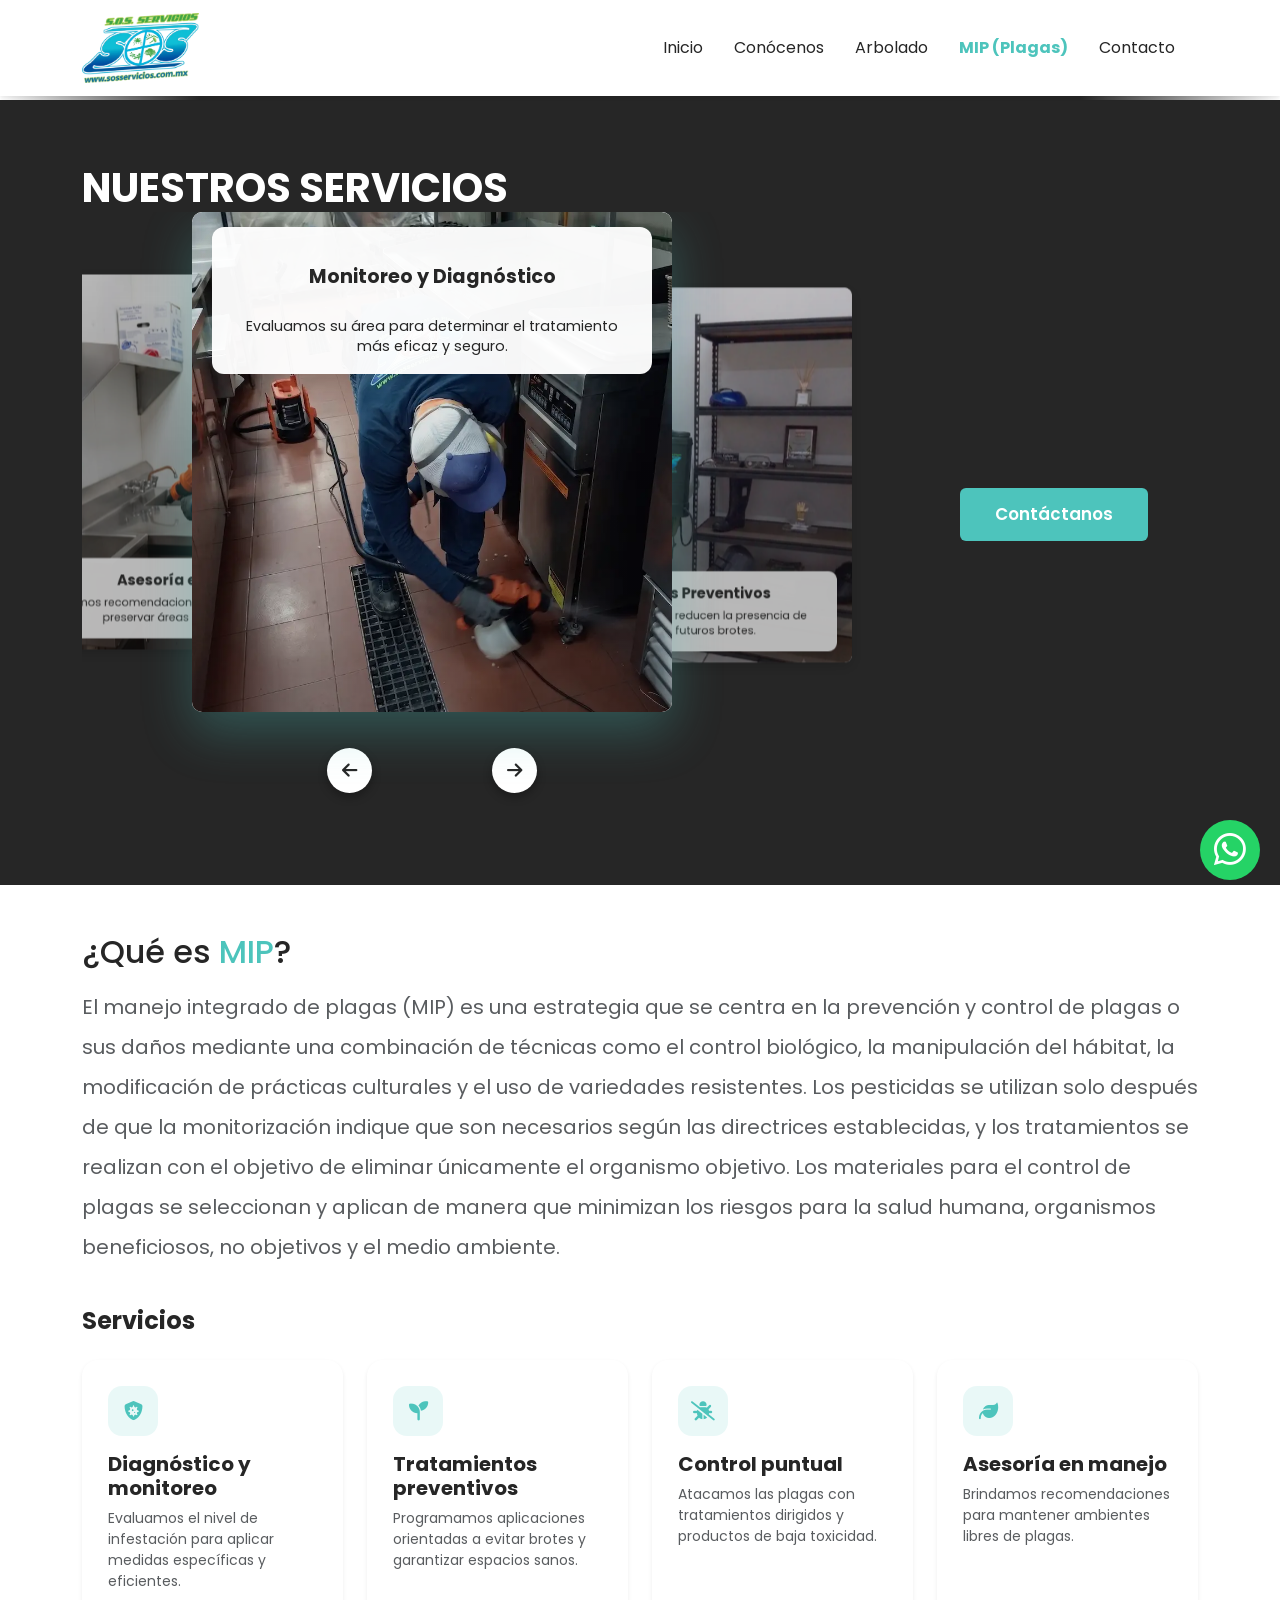
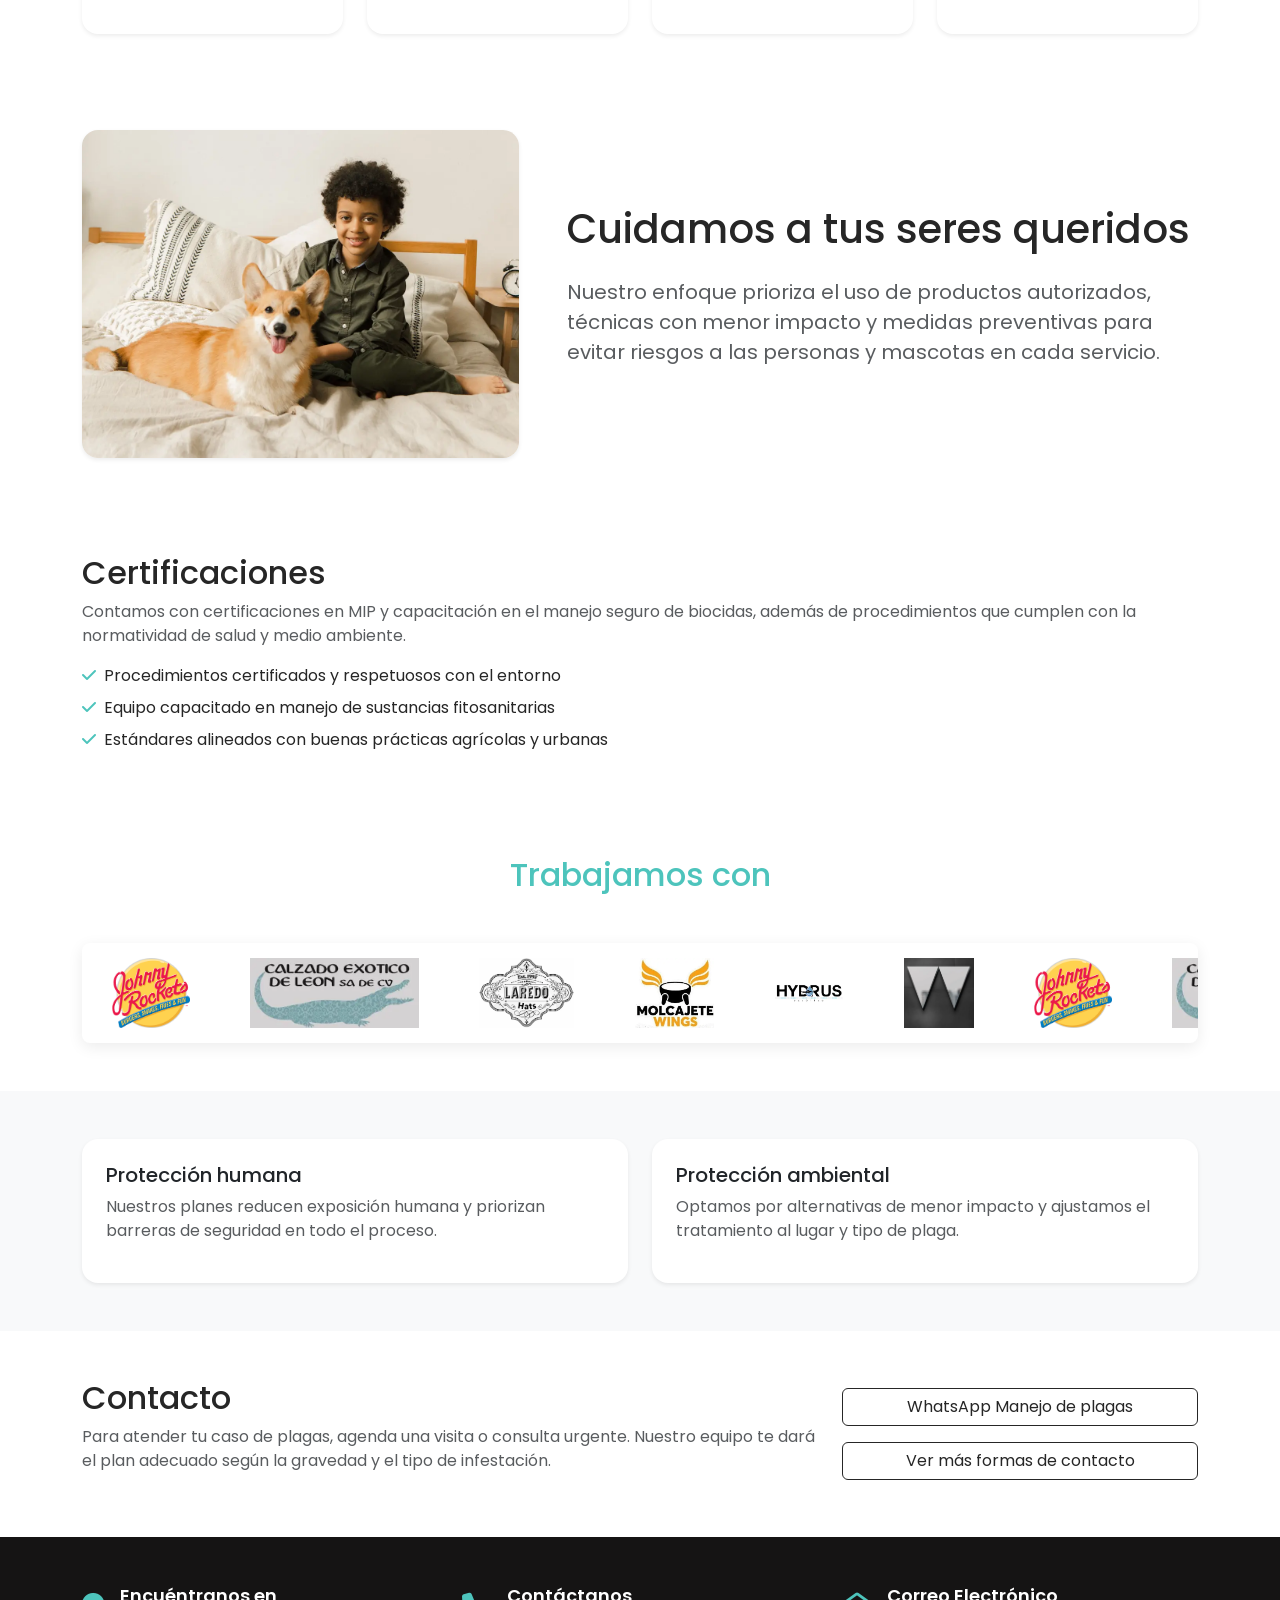
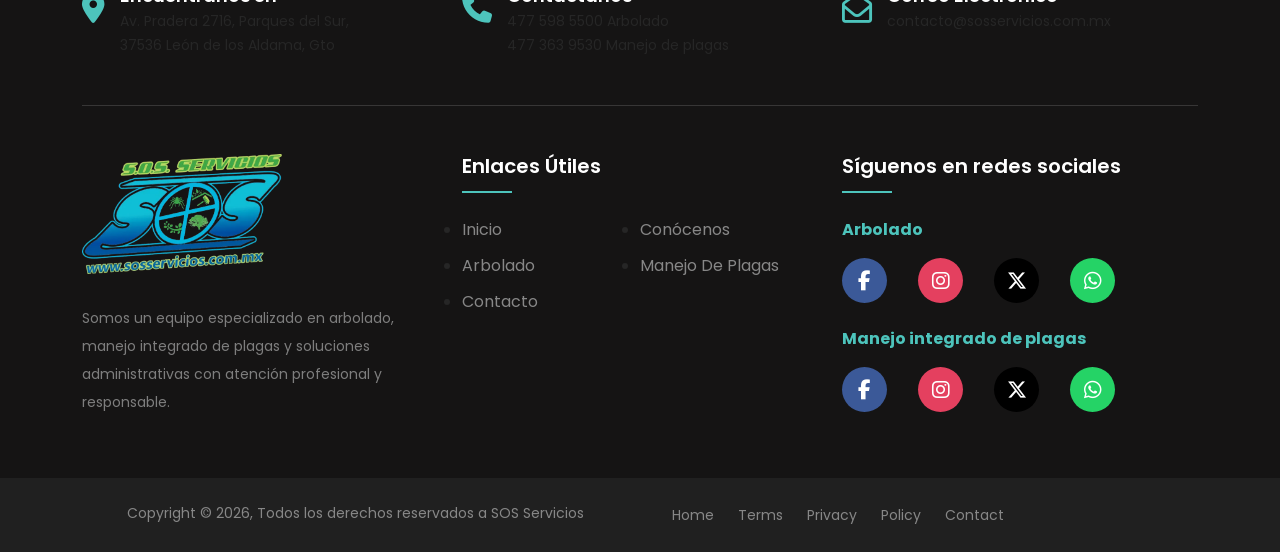
<file: mip.html>
﻿<!DOCTYPE html>
<html lang="es">
<head>

    <meta charset="UTF-8">
    <meta name="viewport" content="width=device-width, initial-scale=1.0">
    
    <title>Fumigador y Control de Plagas en León, Gto. | MIP - SOS Servicios</title>
    
    <meta name="description" content="¿Problemas de plagas? Servicio seguro de fumigación y exterminador en León, Guanajuato. Eliminamos cucarachas y chinches protegiendo tu salud. ¡Cotiza hoy!">
    <meta name="keywords" content="fumigador León gto, fumigaciones león Guanajuato, matacucarachas, fumigadora, control de plagas, exterminador León, manejo integrado de plagas, MIP">
    <meta name="author" content="SOS Servicios">

    <meta property="og:title" content="Fumigación y Control de Plagas en León, Gto.">
    <meta property="og:description" content="Servicio profesional y certificado de Manejo Integrado de Plagas. Protegemos tu hogar o negocio sin químicos agresivos.">
    <meta property="og:image" content="https://sosservicios.com.mx/img/favicon.png">
    <meta property="og:locale" content="es_MX">
    <meta property="og:url" content="https://sosservicios.com.mx/mip.html">
    <meta property="og:type" content="website">
    
       <!-- Conexiones tempranas -->
    <link rel="preconnect" href="https://cdn.jsdelivr.net" crossorigin>
    <link rel="preconnect" href="https://cdnjs.cloudflare.com" crossorigin>
    <link rel="preconnect" href="https://fonts.googleapis.com">
    <link rel="preconnect" href="https://fonts.gstatic.com" crossorigin>

    <!-- Favicon -->
    <link rel="icon" type="image/png" href="img/favicon.png" sizes="512x512">
    <link rel="apple-touch-icon" href="img/favicon.png">

    <!-- Bootstrap 5 CSS (Estructura visual) -->
    <link href="https://cdn.jsdelivr.net/npm/bootstrap@5.3.0/dist/css/bootstrap.min.css" rel="stylesheet">
    
    <!-- Google Fonts -->
    <link href="https://fonts.googleapis.com/css2?family=Poppins:wght@400;600;700&display=swap" rel="stylesheet">
    
    <!-- CSS Personalizado -->
    <link rel="stylesheet" href="style/css_personalizado.css">

    <!-- Font Awesome asíncrono (Evita el bloqueo de renderizado en móviles) -->
    <!--suppress JSUnusedGlobalSymbols -->
    <link rel="stylesheet" href="https://cdnjs.cloudflare.com/ajax/libs/font-awesome/6.5.1/css/all.min.css"
          integrity="sha512-DTOQO9RWCH3ppGqcWaEA1BIZOC6xxalwEsw9c2QQeAIftl+Vegovlnee1c9QX4TctnWMn13TZye+giMm8e2LwA==" 
          crossorigin="anonymous" referrerpolicy="no-referrer"
          media="print" onload="this.onload=null;this.media='all'">
    <noscript>
        <link rel="stylesheet" href="https://cdnjs.cloudflare.com/ajax/libs/font-awesome/6.5.1/css/all.min.css" 
              integrity="sha512-DTOQO9RWCH3ppGqcWaEA1BIZOC6xxalwEsw9c2QQeAIftl+Vegovlnee1c9QX4TctnWMn13TZye+giMm8e2LwA==" 
              crossorigin="anonymous" referrerpolicy="no-referrer">
    </noscript>
</head>
<body>
    
    <!-- Navbar -->
    <div id="header-placeholder"></div>

    <main>
<!-- SECCIÓN 1: CARRUSEL OSCURO -->
        <section class="services-section">
            <div class="container py-5">
                <h2 class="services-title mb-5">Nuestros servicios</h2>
                <div class="services-layout">
                    
                    <!-- Contenedor principal del Carrusel y las Flechas -->
                    <div class="carousel-3d-container">
                        <div class="carousel-3d">
                            <!-- Tarjeta 1 -->
                            <div class="carousel-item-3d active" data-index="1">
                                <div class="service-card-3d">
                                    <img src="img/mip_Recurso001.webp" alt="Control de Plagas" class="service-image">
                                    <div class="service-card-info">
                                        <h3 class="service-card-title">Monitoreo y Diagnóstico</h3>
                                        <p class="service-card-text">Evaluamos su área para determinar el tratamiento más eficaz y seguro.</p>
                                    </div>
                                </div>
                            </div>
                            <!-- Tarjeta 2 -->
                            <div class="carousel-item-3d" data-index="2">
                                <div class="service-card-3d caption-top">
                                    <img src="img/tecapli.webp" alt="Tratamientos preventivos" class="service-image">
                                    <div class="service-card-info">
                                        <h3 class="service-card-title">Tratamientos Preventivos</h3>
                                        <p class="service-card-text">Aplicamos medidas que reducen la presencia de plagas y evitan futuros brotes.</p>
                                    </div>
                                </div>
                            </div>
                            <!-- Tarjeta 3 -->
                            <div class="carousel-item-3d" data-index="1">
                                <div class="service-card-3d">
                                    <img src="img/tecnicomip.webp" alt="Control puntual" class="service-image">
                                    <div class="service-card-info">
                                        <h3 class="service-card-title">Control puntual</h3>
                                        <p class="service-card-text">Atacamos las infestaciones con productos autorizados y técnicas de bajo impacto.</p>
                                    </div>
                                </div>
                            </div>
                            <!-- Tarjeta 4 -->
                            <div class="carousel-item-3d" data-index="2">
                                <div class="service-card-3d">
                                    <img src="img/mip_Recurso002.webp" alt="Asesoría en manejo" class="service-image">
                                    <div class="service-card-info">
                                        <h3 class="service-card-title">Asesoría en manejo</h3>
                                        <p class="service-card-text">Te damos recomendaciones de mantenimiento para preservar áreas libres de plagas.</p>
                                    </div>
                                </div>
                            </div>
                        </div>

                        <!-- NUEVA UBICACIÓN DE LAS FLECHAS: Centradas al carrusel -->
                        <div class="d-flex justify-content-center mt-3 mb-4" style="gap: 120px;">
                            <button class="btn-sos-arrow" type="button" onclick="prevSlideMip()" aria-label="Ver servicio anterior">
                                <i class="fa-solid fa-arrow-left"></i>
                            </button>
                            <button class="btn-sos-arrow" type="button" onclick="nextSlideMip()" aria-label="Ver servicio siguiente">
                                <i class="fa-solid fa-arrow-right"></i>
                            </button>
                        </div>
                    </div>

                    <!-- Botón Lateral -->
                    <div class="contact-button-container">
                        <a href="https://wa.me/5214773639530" class="btn btn-sos-cyan">Contáctanos</a>
                    </div>
                </div>
            </div>
        </section>

        <!-- SECCIÓN 2: DEFINICIÓN -->
        <section class="content-section pt-5 pb-4">
            <div class="container">
                <h2 class="section-title mb-3">¿Qué es <span class="text-sos-cyan">MIP</span>?</h2>
                <p class="text-muted fs-5 lh-lg">El manejo integrado de plagas (MIP) es una estrategia que se centra en la prevención y control de plagas o sus daños mediante una combinación de técnicas como el control biológico, la manipulación del hábitat, la modificación de prácticas culturales y el uso de variedades resistentes. Los pesticidas se utilizan solo después de que la monitorización indique que son necesarios según las directrices establecidas, y los tratamientos se realizan con el objetivo de eliminar únicamente el organismo objetivo. Los materiales para el control de plagas se seleccionan y aplican de manera que minimizan los riesgos para la salud humana, organismos beneficiosos, no objetivos y el medio ambiente.</p>
            </div>
        </section>

        <!-- SECCIÓN 3: TARJETAS DE SERVICIOS -->
        <section class="content-section pb-5">
            <div class="container">
                <h4 class="mb-4 fw-bold">Servicios</h4>
                <div class="row g-4">
                    <div class="col-md-6 col-xl-3">
                        <div class="feature-card p-4 h-100 shadow-sm rounded-4 cursor-pointer" onclick="mostrarDetalleMIP('monitoreo')">
                            <div class="icon-box mb-3"><i class="fa-solid fa-shield-virus"></i></div>
                            <h5 class="fw-bold">Diagnóstico y monitoreo</h5>
                            <p class="text-muted small">Evaluamos el nivel de infestación para aplicar medidas específicas y eficientes.</p>
                        </div>
                    </div>
                    <div class="col-md-6 col-xl-3">
                        <div class="feature-card p-4 h-100 shadow-sm rounded-4 cursor-pointer" onclick="mostrarDetalleMIP('preventivos')">
                            <div class="icon-box mb-3"><i class="fa-solid fa-seedling"></i></div>
                            <h5 class="fw-bold">Tratamientos preventivos</h5>
                            <p class="text-muted small">Programamos aplicaciones orientadas a evitar brotes y garantizar espacios sanos.</p>
                        </div>
                    </div>
                    <div class="col-md-6 col-xl-3">
                        <div class="feature-card p-4 h-100 shadow-sm rounded-4 cursor-pointer" onclick="mostrarDetalleMIP('puntual')">
                            <div class="icon-box mb-3"><i class="fa-solid fa-bug-slash"></i></div>
                            <h5 class="fw-bold">Control puntual</h5>
                            <p class="text-muted small">Atacamos las plagas con tratamientos dirigidos y productos de baja toxicidad.</p>
                        </div>
                    </div>
                    <div class="col-md-6 col-xl-3">
                        <div class="feature-card p-4 h-100 shadow-sm rounded-4 cursor-pointer" onclick="mostrarDetalleMIP('Asesoría')">
                            <div class="icon-box mb-3"><i class="fa-solid fa-leaf"></i></div>
                            <h5 class="fw-bold">Asesoría en manejo</h5>
                            <p class="text-muted small">Brindamos recomendaciones para mantener ambientes libres de plagas.</p>
                        </div>
                    </div>
                </div>
            </div>
        </section>

        <!-- SECCIÓN 4: CONTENEDOR DESPLEGABLE (Ancho completo) -->
        <section id="detalle-servicio-mip" class="detalle-servicio-wrapper" style="display: none;">
            <!-- El contenido se inyectará dinámicamente con JavaScript -->
        </section>

        <!-- SECCIÓN 5: CUIDADO A LA SALUD -->
        <section class="content-section py-5">
            <div class="container">
                <div class="row align-items-center g-5">
                    <div class="col-lg-5">
                        <img src="img/cuidadofamiliar.webp" alt="Cuidado a la salud" class="img-fluid rounded-4 shadow-sm" style="width: 100%; object-fit: cover; aspect-ratio: 4/3;">
                    </div>
                    <div class="col-lg-7">
                        <h1 class="section-title mb-4">Cuidamos a tus seres queridos</h1>
                        <p class="text-muted fs-5">Nuestro enfoque prioriza el uso de productos autorizados, técnicas con menor impacto y medidas preventivas para evitar riesgos a las personas y mascotas en cada servicio.</p>
                    </div>
                </div>
            </div>
        </section>

        <!-- SECCIÓN 6: CERTIFICACIONES -->
        <section class="content-section py-5">
            <div class="container">
                <h2 class="section-title">Certificaciones</h2>
                <p class="text-muted">Contamos con certificaciones en MIP y capacitación en el manejo seguro de biocidas, además de procedimientos que cumplen con la normatividad de salud y medio ambiente.</p>
                <ul class="list-unstyled mt-3">
                    <li class="mb-2"><i class="fa-solid fa-check text-sos-cyan me-2"></i>Procedimientos certificados y respetuosos con el entorno</li>
                    <li class="mb-2"><i class="fa-solid fa-check text-sos-cyan me-2"></i>Equipo capacitado en manejo de sustancias fitosanitarias</li>
                    <li class="mb-2"><i class="fa-solid fa-check text-sos-cyan me-2"></i>Estándares alineados con buenas prácticas agrícolas y urbanas</li>
                </ul>
            </div>
        </section>

        <!--SECCIÓN 6B: CARRUSEL "TRABAJAMOS CON"-->
       <section class="content-section py-5">
           <div class="container">
               <h2 class="section-title text-center mb-5 text-sos-cyan">Trabajamos con</h2>
               <div class="carousel-container">
                   <div class="carousel-wrapper">
                       <div class="carousel-slide">
                           <img src="img/trabajamos-con/JohnnyRockets2020.webp" alt="Johnny">
                           <img src="img/trabajamos-con/CalzadoExoticoLeon.webp" alt="Calzado Exótico De Leon">
                           <img src="img/trabajamos-con/LaredoHats.webp" alt="Laredo Hats">
                           <img src="img/trabajamos-con/MolcajeteWings.webp" alt="Molcajete Wings">
                           <img src="img/trabajamos-con/HydrusAcuatica.webp" alt="Hydrus Acuática">
                           <img src="img/trabajamos-con/Wellab.webp" alt="Wellab">

                       </div>
                       <div class="carousel-slide">
                           <img src="img/trabajamos-con/JohnnyRockets2020.webp" alt="Johnny">
                           <img src="img/trabajamos-con/CalzadoExoticoLeon.webp" alt="Calzado Exótico De Leon">
                           <img src="img/trabajamos-con/LaredoHats.webp" alt="Laredo Hats">
                           <img src="img/trabajamos-con/MolcajeteWings.webp" alt="Molcajete Wings">
                           <img src="img/trabajamos-con/HydrusAcuatica.webp" alt="Hydrus Acuática">
                           <img src="img/trabajamos-con/Wellab.webp" alt="Wellab">
                       </div>
                   </div>
               </div>
           </div>
       </section>

       <!-- SECCIÓN 7: PROTECCIÓN -->
        <section class="content-section bg-light py-5">
            <div class="container">
                <div class="row g-4">
                    <div class="col-md-6">
                        <div class="card border-0 shadow-sm rounded-4 h-100 p-4 bg-white">
                            <h5>Protección humana</h5>
                            <p class="text-muted">Nuestros planes reducen exposición humana y priorizan barreras de seguridad en todo el proceso.</p>
                        </div>
                    </div>
                    <div class="col-md-6">
                        <div class="card border-0 shadow-sm rounded-4 h-100 p-4 bg-white">
                            <h5>Protección ambiental</h5>
                            <p class="text-muted">Optamos por alternativas de menor impacto y ajustamos el tratamiento al lugar y tipo de plaga.</p>
                        </div>
                    </div>
                </div>
            </div>
        </section>

        <!-- SECCIÓN 8: CONTACTO -->
        <section class="content-section py-5">
            <div class="container">
                <div class="row align-items-center gy-4">
                    <div class="col-lg-8">
                        <h2 class="section-title">Contacto</h2>
                        <p class="text-muted">Para atender tu caso de plagas, agenda una visita o consulta urgente. Nuestro equipo te dará el plan adecuado según la gravedad y el tipo de infestación.</p>
                    </div>
                    <div class="col-lg-4">
                        <a href="https://wa.me/5214773639530?text=Hola,%20quiero%20un%20servicio%20de%20Manejo%20de%20Plagas" target="_blank" class="btn btn-outline-sos-dark w-100 mb-3">WhatsApp Manejo de plagas</a>
                        <a href="contacto.html" class="btn btn-outline-sos-dark w-100">Ver más formas de contacto</a>
                    </div>
                </div>
            </div>
        </section>
    </main>

    <!-- footer -->
    <div id="footer-placeholder"></div>
    <div id="whatsapp-placeholder"></div>

    <script src="js/custom.js"></script>
    <script src="https://cdn.jsdelivr.net/npm/bootstrap@5.3.0/dist/js/bootstrap.bundle.min.js"></script>
</body>
</html>
</file>
<file: style/css_personalizado.css>
/* =========================================
   VARIABLES Y CONFIGURACIÓN GENERAL
   ========================================= */
:root {
    --sos-cyan: #4dc4bc;
    --sos-dark: #262626;
    --sos-gray: #707070;
}

body {
    font-family: 'Poppins', sans-serif;
    color: var(--sos-dark);
    font-size: 1rem;
    overflow-x: hidden;
    width: 100%;
}

.text-sos-cyan {
    color: var(--sos-cyan) !important;
}

.text-sos-dark {
    color: var(--sos-dark);
}

/* Contenedor de Imagen */
.rounded-sos {
    border-radius: 2rem !important;
    object-fit: cover;
}

.image-container img {
    max-height: 600px;
    width: auto;
}

.min-vh-75 {
    min-height: 75vh;
}

/* =========================================
   BOTONES
   ========================================= */
.btn-sos-cyan {
    background-color: var(--sos-cyan);
    color: white;
    padding: 14px 35px;
    border-radius: 6px;
    font-weight: 600;
    text-decoration: none;
    transition: 0.3s;
    border: none;
    font-size: 1.05rem;
}

.btn-sos-cyan:hover {
    background-color: #3ba7a0;
    color: white;
    transform: translateY(-2px);
}

.btn-sos-dark {
    background-color: var(--sos-dark);
    color: white;
    padding: 12px 30px;
    border-radius: 6px;
    font-weight: 600;
    text-decoration: none;
    transition: 0.3s;
    border: none;
}

.btn-sos-dark:hover {
    background-color: #000;
    color: white;
    transform: translateY(-2px);
}

.btn-outline-sos-cyan,
.btn-outline-sos-dark {
    border: 1px solid transparent;
    color: inherit;
    transition: 0.3s ease;
}

.btn-outline-sos-cyan {
    border-color: var(--sos-cyan);
    color: var(--sos-cyan);
    background-color: transparent;
}

.btn-outline-sos-dark {
    border-color: var(--sos-dark);
    color: var(--sos-dark);
    background-color: transparent;
}

.btn-outline-sos-cyan:hover {
    background-color: var(--sos-cyan);
    color: white;
}

.btn-outline-sos-dark:hover {
    background-color: var(--sos-dark);
    color: white;
}

/* Flechas del Carrusel */
.btn-sos-arrow {
    border: none;
    background-color: #ffffff;
    color: var(--sos-dark);
    width: 45px;
    height: 45px;
    border-radius: 50%;
    display: flex;
    align-items: center;
    justify-content: center;
    font-size: 1.1rem;
    transition: 0.3s ease;
    box-shadow: 0 4px 10px rgba(0, 0, 0, 0.3);
}

.btn-sos-arrow:hover {
    background-color: var(--sos-cyan);
    color: white;
    transform: scale(1.1);
}

/* =========================================
   NAVBAR
   ========================================= */
.navbar-brand img {
    transition: transform 0.3s;
}

.navbar-brand:hover img {
    transform: scale(1.05);
}

.nav-link {
    margin-right: 15px;
    color: var(--sos-dark) !important;
}

.nav-link.active {
    color: var(--sos-cyan) !important;
}

/* =========================================
   SECCIÓN DE SERVICIOS Y CARRUSEL 3D
   ========================================= */
.services-section {
    background-color: var(--sos-dark);
    padding: 20px 0;
    overflow-x: hidden;
}

.services-title {
    font-size: clamp(2rem, 4vw, 2.5rem);
    font-weight: 700;
    color: white;
    text-transform: uppercase;
    margin-bottom: 0 !important;
}

.services-layout {
    display: flex;
    align-items: center;
    justify-content: space-between;
    gap: 10px;
    flex-wrap: nowrap;
    padding: 0 30px 0 80px;
    width: 100%;
    overflow-x: hidden;
}

.contact-button-container {
    display: flex;
    align-items: center;
    justify-content: center;
    flex-shrink: 0;
    margin-right: 20px;
}

.carousel-3d-container {
    perspective: 1000px;
    padding: 0;
    flex: 1; 
    width: 100%; 
    max-width: 480px;
    margin-left: 30px;
}

.carousel-3d {
    position: relative;
    display: block;
    height: 520px; 
    width: 100%;
    max-width: 600px;
    margin: 0 auto;
    transform-style: preserve-3d;
    perspective: 1000px;
}

.carousel-item-3d {
    position: absolute;
    top: 0;
    left: 50%;
    width: 100%;
    max-width: 520px;
    transition: transform 0.6s ease, opacity 0.6s ease;
    cursor: pointer;
    opacity: 0;
    transform: translate3d(100px, 0, 0) scale(0.6);
    z-index: 1;
    will-change: transform, opacity;
}

.carousel-item-3d.active {
    position: absolute;
    top: 0;
    left: 50%;
    opacity: 1;
    transform: translate3d(-50%, 0, 0) scale(1);
    z-index: 3;
}

.carousel-item-3d.prev {
    top: 0;
    left: 50%;
    transform: translate3d(-100%, 0, 0) scale(0.75);
    opacity: 0.7;
    z-index: 2;
}

.carousel-item-3d.next {
    top: 0;
    left: 50%;
    transform: translate3d(0, 0, 0) scale(0.75);
    opacity: 0.7;
    z-index: 2;
}

.service-card-3d {
    background-color: white;
    border-radius: 10px;
    overflow: hidden;
    box-shadow: 0 5px 15px rgba(0,0,0,0.2);
    transition: all 0.3s ease;
    display: flex;
    flex-direction: column;
    width: 100%;
    max-width: 520px;
    height: 500px;
    position: relative;
    align-items: center;
    justify-content: flex-end;
}

.service-card-3d::before {
    content: '';
    position: absolute;
    top: 0;
    left: 0;
    right: 0;
    bottom: 0;
    background: linear-gradient(to bottom, rgba(0, 0, 0, 0), rgba(0, 0, 0, 0.3));
    z-index: 2;
}

.service-card-3d::after {
    display: none;
}

.service-card-info {
    position: absolute;
    bottom: 15px;
    left: 20px;
    right: 20px;
    padding: 18px 16px;
    box-sizing: border-box;
    background-color: rgba(255, 255, 255, 0.96);
    border-radius: 12px;
    z-index: 3;
    display: flex;
    flex-direction: column;
    justify-content: center;
    gap: 8px;
    box-shadow: 0 10px 20px rgba(0, 0, 0, 0.12);
    width: calc(100% - 40px);
    min-height: 100px;
    overflow: visible;
}

.carousel-item-3d[data-index="1"] .service-card-info,
.carousel-item-3d[data-index="3"] .service-card-info {
    top: 15px;
    bottom: auto;
}

.service-card-title,
.service-card-text {
    word-break: break-word;
    overflow-wrap: anywhere;
}

.service-card-text {
    font-size: 0.9rem;
    color: var(--sos-dark);
    line-height: 1.5;
    padding: 0;
    margin: 0;
    display: block;
    overflow: visible;
    text-align: center;
    position: relative;
    z-index: 3;
}

/* Modificadores por data-index */
.service-card-3d.caption-top {
    top: 0 !important;
    bottom: auto !important;
    margin-top: 15px !important;
}
.carousel-item-3d[data-index="1"] .service-card-3d,
.carousel-item-3d[data-index="3"] .service-card-3d {
    justify-content: flex-start;
}
.carousel-item-3d[data-index="1"] .service-card-3d::after,
.carousel-item-3d[data-index="3"] .service-card-3d::after {
    bottom: auto;
    top: 15px;
}
.carousel-item-3d[data-index="1"] .service-card-title,
.carousel-item-3d[data-index="1"] .service-card-text,
.carousel-item-3d[data-index="3"] .service-card-title,
.carousel-item-3d[data-index="3"] .service-card-text {
    padding-top: 20px;
}

.carousel-item-3d.active .service-card-3d {
    box-shadow: 0 20px 50px rgba(77, 196, 188, 0.3);
}

.service-image {
    position: absolute;
    top: 0;
    left: 0;
    width: 100%;
    height: 100%;
    object-fit: cover;
    background-color: var(--sos-gray);
    z-index: 1;
    border-radius: 10px;
}

.service-card-title {
    font-size: 1.2rem;
    font-weight: 700;
    color: var(--sos-dark);
    margin: 0;
    text-align: center;
    position: relative;
    z-index: 3;
    padding: 0 8px;
    width: 100%;
    word-break: break-word;
    overflow-wrap: anywhere;
}

.service-card-text {
    font-size: 0.9rem;
    color: var(--sos-dark);
    line-height: 1.4;
    padding: 0 8px;
    margin: 0;
    overflow: hidden;
    display: -webkit-box;
    -webkit-line-clamp: 2;
    line-clamp: 2;
    -webkit-box-orient: vertical;
    text-align: center;
    position: relative;
    z-index: 3;
    word-break: break-word;
    overflow-wrap: anywhere;
}

@media (max-width: 768px) {
    .service-card-info {
        left: 10px;
        right: 10px;
        bottom: 10px;
        padding: 12px;
    }

    .service-card-title {
        font-size: 1.05rem;
    }

    .service-card-text {
        font-size: 0.8rem;
        display: -webkit-box;
        -webkit-line-clamp: 3;
        line-clamp: 3;
        -webkit-box-orient: vertical;
    }
}

/* =========================================
   SECCIÓN DESPLEGABLE MIP (ACUARELA)
   ========================================= */
.cursor-pointer {
    cursor: pointer;
    transition: transform 0.3s ease, box-shadow 0.3s ease, border 0.3s ease;
    border: 2px solid transparent;
}

.cursor-pointer:hover {
    transform: translateY(-5px);
    box-shadow: 0 15px 30px rgba(77, 196, 188, 0.15) !important;
    border-color: var(--sos-cyan);
}

.detalle-servicio-wrapper {
    background-image: url('../img/fondoAcuarelaAzul.webp');
    background-size: cover;
    background-position: center;
    padding: 80px 0;
    animation: fadeIn 0.6s ease-in-out;
    width: 100%;
}

.detalle-titulo {
    color: var(--sos-cyan);
    font-size: clamp(2.2rem, 4vw, 3.5rem); /* Tamaño reducido */
    font-weight: 700;
    text-align: center;
    margin-bottom: 50px;
}

.detalle-fila {
    display: flex;
    align-items: center;
    justify-content: center;
    gap: 40px;
    margin-bottom: 50px;
}

.detalle-fila.inversa {
    flex-direction: row-reverse;
}

.detalle-imagen {
    width: 320px;
    height: 320px;
    border-radius: 50%;
    object-fit: cover;
    box-shadow: 0 10px 25px rgba(0,0,0,0.15);
    border: 6px solid rgba(255, 255, 255, 0.6);
    flex-shrink: 0;
}

.detalle-texto {
    flex: 1;
    max-width: 600px;
    font-size: 1.05rem; /* Tamaño de fuente normalizado */
    color: var(--sos-dark);
    line-height: 1.7;
    font-weight: 500;
}

@keyframes fadeIn {
    from { opacity: 0; transform: translateY(-20px); }
    to { opacity: 1; transform: translateY(0); }
}

/* =========================================
   SECCIÓN CONOCENOS (STORY & EDITORIAL)
   ========================================= */
.editorial-section {
    background-color: var(--sos-gray);
}

.story-section {
    background-color: #ffffff;
    color: var(--sos-dark);
}

.story-section .hero-title {
    font-size: clamp(2rem, 4vw, 2.8rem);
    font-weight: 700;
    color: var(--sos-dark);
    letter-spacing: -1px;
}

.story-section .hero-sublead {
    color: var(--sos-gray);
    margin-top: .2rem;
}

.hero-banner {
    width: 360px;
    height: 110px;
    background-size: contain;
    background-repeat: no-repeat;
    background-position: center;
    border-radius: 1.25rem;
    box-shadow: 0 10px 30px rgba(0,0,0,0.08);
    flex-shrink: 0;
}

.about-box {
    background: linear-gradient(180deg, var(--sos-dark) 0%, rgba(38,38,38,0.95) 100%);
    color: #fff;
    border-left: 6px solid var(--sos-cyan);
}

.about-box h6 {
    color: #fff;
    font-weight: 700;
}

.stats-row {
    background: #fff;
    border: 1px solid #ececec;
}

.stat { flex: 1; }
.stat-num { font-size: 1.6rem; font-weight: 700; }
.stat-label { color: var(--sos-gray); font-size: 0.9rem; }

.card-title { font-weight: 700; color: var(--sos-dark); }

.editorial-title {
    font-size: clamp(2.5rem, 5vw, 4.5rem);
    font-weight: 700;
    line-height: 0.9;
    letter-spacing: -2px;
    color: white;
    text-transform: uppercase;
}

.editorial-text {
    color: #f0f0f0;
    font-size: 1.05rem;
    line-height: 1.6;
    margin: 0;
    text-align: left;
    border-top: 1px solid var(--sos-cyan);
    padding-top: 15px;
}

.editorial-img-main {
    width: 100%;
    height: 100%;
    min-height: 600px;
    background-size: cover;
    background-position: center;
}

/* =========================================
   PÁGINA DE CONTACTO Y TARJETAS
   ========================================= */
.contact-hero { background-color: #ffffff; }
.contact-areas { background-color: #ffffff; }
.contact-card { border-radius: 1.5rem; border: none; }
#seccion-finanzas { scroll-margin-top: 100px; }
#seccion-recursos-humanos { scroll-margin-top: 100px; }

.icon-box {
    width: 50px;
    height: 50px;
    border-radius: 14px;
    display: inline-flex;
    align-items: center;
    justify-content: center;
    font-size: 1.2rem;
    color: var(--sos-cyan);
    background-color: rgba(77, 196, 188, 0.12);
}

.contact-list li {
    padding: 0.7rem 0;
    border-bottom: 1px solid #ececec;
    color: var(--sos-dark);
}
.contact-list li:last-child { border-bottom: none; }


/* =========================================
   FOOTER
   ========================================= */
ul { margin: 0px; padding: 0px; }
.footer-section { background: #151414; position: relative; }
.footer-cta { border-bottom: 1px solid #373636; }
.single-cta i { color: var(--sos-cyan); font-size: 30px; float: left; margin-top: 8px; }
.cta-text { padding-left: 15px; display: inline-block; }
.cta-text h4 { color: #fff; font-size: 18px; font-weight: 600; margin-bottom: 2px; }
.cta-text span { var(--sos-cyan); font-size: 14px; }
.footer-content { position: relative; z-index: 2; }
.footer-logo { margin-bottom: 30px; }
.footer-logo img { max-width: 200px; }
.footer-text p { margin-bottom: 14px; font-size: 14px; color: #7e7e7e; line-height: 28px; }
.footer-social-icon span { color: #fff; display: block; font-size: 20px; font-weight: 700; margin-bottom: 20px; }
.footer-social-icon a { color: #fff; font-size: 16px; margin-right: 15px; }
.footer-social-icon i {
    height: 45px;
    width: 45px;
    text-align: center;
    line-height: 45px;
    border-radius: 50%;
    color: white;
    font-size: 20px;
}

.facebook-bg { background: #3B5998; color: white; }
.twitter-bg { background: #000000; color: white; }
.instagram-bg { background: #E4405F; color: white; }
.whatsapp-bg { background: #25D366; color: white; }

.footer-widget-heading h3 { color: #fff; font-size: 20px; font-weight: 600; margin-bottom: 40px; position: relative; }
.footer-widget-heading h3::before { content: ""; position: absolute; left: 0; bottom: -15px; height: 2px; width: 50px; background: var(--sos-cyan); }
.footer-widget ul li { float: left; width: 50%; margin-bottom: 12px; }
.footer-widget ul li a { color: #878787; text-transform: capitalize; text-decoration: none;}
.footer-widget ul li a:hover { color: var(--sos-cyan); }
.copyright-area { background: #202020; padding: 25px 0; }
.copyright-text p { margin: 0; font-size: 14px; color: #878787; }
.copyright-text p a { color: var(--sos-cyan); }
.footer-menu li { display: inline-block; margin-left: 20px; }
.footer-menu li a { font-size: 14px; color: #878787; text-decoration: none;}
.footer-menu li:hover a { color: var(--sos-cyan); }

/* =========================================
   CARRUSEL "TRABAJAMOS CON"
   ========================================= */
.carousel-container {
    width: 100%;
    overflow: hidden;
    background: #fff;
    border-radius: 8px;
    box-shadow: 0 4px 15px rgba(0, 0, 0, 0.08);
}

.carousel-wrapper {
    width: 100%;
    height: 100px;
    display: flex;
    align-items: center;
    position: relative;
    overflow: hidden;
}

.carousel-slide {
    height: 100px;
    display: flex;
    align-items: center;
    animation: slideshow 20s linear infinite;
    white-space: nowrap;
}

.carousel-slide img {
    height: 70px;
    padding: 0 30px;
    object-fit: contain;
}

@keyframes slideshow {
    0% {
        transform: translatex(0);
    }
    100% {
        transform: translatex(-100%);
    }
}

.carousel-container::before,
.carousel-container::after {
    height: 100px;
    width: 200px;
    position: absolute;
    content: "";
    z-index: 10;
    top: 0;
}

.carousel-container::before {
    left: 0;
    background: linear-gradient(to right, #fff 0%, rgba(255, 255, 255, 0) 100%);
}

.carousel-container::after {
    right: 0;
    background: linear-gradient(to right, rgba(255, 255, 255, 0) 0%, #fff 100%);
}

/* Título centrado en cyan para el carrusel */
.carousel-container + .section-title,
.carousel-container ~ .section-title {
    text-align: center;
    color: var(--sos-cyan);
}


/* =========================================
   MEDIA QUERIES (RESPONSIVO PARA MÓVILES)
   ========================================= */

@media (max-width: 991px) {
    /* Ajustes intermedios para Tablets */
    .detalle-fila, .detalle-fila.inversa {
        flex-direction: column;
        text-align: center;
        gap: 25px;
    }
    .detalle-imagen {
        width: 260px;
        height: 260px;
    }
    .hero-banner { width: 100%; height: 220px; }
    .stats-row { flex-direction: column; gap: 12px; }
    .stat { text-align: left; }
    .editorial-title { font-size: 3rem; }
    .editorial-img-main { height: 450px; }
}

@media (max-width: 768px) {
    /* Ajustes del Carrusel 3D para celulares */
    .services-layout {
        flex-direction: column;
        gap: 20px;
        padding: 0 15px; /* Quitamos el padding lateral excesivo */
    }
    
    .contact-button-container {
        order: 2;
        margin-right: 0;
        width: 100%;
    }
    
    .contact-button-container .btn {
        width: 100%; /* Botón de contacto ocupa todo el ancho */
    }

    .carousel-3d-container {
        order: 1;
        max-width: 100%;
        margin-left: 0;
        width: 100%;
    }

    .carousel-3d {
        height: 420px; /* Reducimos la altura del contenedor principal */
        max-width: 100%;
    }

    .service-card-3d {
        height: 400px; /* Tarjetas más pequeñas */
    }

    .service-card-3d::after {
        display: none !important;
    }

    /* Reducimos la traslación de las tarjetas laterales para que no se salgan de la pantalla */
    .carousel-item-3d.prev {
        transform: translateX(-90px) scale(0.85); 
    }

    .carousel-item-3d.next {
        transform: translateX(90px) scale(0.85);
    }
    
    /* Sección Acuarela en Celulares */
    .detalle-servicio-wrapper {
        padding: 50px 15px; /* Quitamos el espacio en blanco sobrante */
    }
    
    .detalle-imagen {
        width: 220px;
        height: 220px;
    }
    
    .detalle-texto {
        font-size: 0.95rem; /* Texto ligeramente más pequeño para lectura cómoda */
    }
}

@media (max-width: 480px) {
    /* Ajustes finales para pantallas muy pequeñas (ej. iPhone SE) */
    .carousel-item-3d.prev {
        transform: translateX(-60px) scale(0.8); 
    }

    .carousel-item-3d.next {
        transform: translateX(60px) scale(0.8);
    }
}


/* ==========================================================================
   MENÚ DE WHATSAPP FLOTANTE
   ========================================================================== */

/* 1. Contenedor Principal */
.menu-btn-whatsapp {
    width: 280px;
    height: 70px;
    position: fixed;
    right: 20px;
    bottom: 20px;
    z-index: 9999;
    display: flex;
    flex-direction: column;
    align-items: flex-end;
    justify-content: flex-end;
    padding: 0;
}

/* 2. Área de "puente" para mantener el hover activo */
.menu-btn-whatsapp::before {
    content: "";
    position: absolute; 
    bottom: 0;
    right: 0;
    width: 100%;
    height: 190px; /* Cubre el espacio vacío entre los botones para no perder el foco */
    background: transparent; 
    z-index: 1; 
}

/* 3. Botón Principal (Verde) */
.botonF1.main-whatsapp-btn {
    width: 60px;
    height: 60px;
    border-radius: 50%;
    background-color: #25D366;
    color: white;
    border: none;
    display: flex;
    align-items: center;
    justify-content: center;
    position: relative;
    z-index: 10;
    cursor: pointer;
    font-size: 32px;
    animation: breathe 2s ease-in-out infinite;
    transition: background-color 0.3s ease, transform 0.3s ease;
    outline: none !important;
    -webkit-tap-highlight-color: transparent;
}

.main-whatsapp-btn i {
    z-index: 10;
    color: #fff;
    display: inline-block;
    animation: beat 2s ease-in-out infinite;
    pointer-events: none; 
}

/* 4. Botones Desplegados (Opciones Arbolado y MIP) */
.btn-desplegado {
    height: 45px;
    padding: 0 18px;
    border-radius: 25px;
    color: white;
    text-decoration: none;
    display: flex;
    align-items: center;
    gap: 10px;
    position: absolute;
    right: 5px;
    bottom: 10px;
    transform: scale(0);
    transform-origin: bottom right;
    transition: all 0.4s cubic-bezier(0.68, -0.55, 0.27, 1.55);
    opacity: 0;
    box-shadow: 0 3px 8px rgba(0,0,0,0.2);
    z-index: 9;
}

.texto-btn {
    font-size: 14px;
    font-weight: 600;
    white-space: nowrap;
}

/* Colores de marca por servicio */
.botonF1-extra { background-color: #128C7E; } /* Arbolado (WhatsApp oscuro) */
.botonF2 { background-color: var(--sos-cyan); } /* MIP (Usando la variable del proyecto) */

/* 5. Lógica de Apertura (Hover) */
.menu-btn-whatsapp:hover .btn-desplegado {
    transform: scale(1);
    opacity: 1;
}

.menu-btn-whatsapp:hover .botonF1-extra { bottom: 80px; }
.menu-btn-whatsapp:hover .botonF2 { bottom: 135px; }

/* Pausar animaciones del botón principal al abrir el menú */
.menu-btn-whatsapp:hover .main-whatsapp-btn {
    animation-play-state: paused;
    box-shadow: 0 4px 15px rgba(0,0,0,0.3) !important;
}

.menu-btn-whatsapp:hover .main-whatsapp-btn i {
    animation-play-state: paused;
}

.main-whatsapp-btn:focus, 
.main-whatsapp-btn:active {
    box-shadow: 0 0 0 0 rgba(37, 211, 102, 0.5); 
}

/* 6. Animaciones (Keyframes) */
@keyframes breathe {
    0% { box-shadow: 0 0 0 0 rgba(37, 211, 102, 0.5); }
    70% { box-shadow: 0 0 0 15px rgba(37, 211, 102, 0); }
    100% { box-shadow: 0 0 0 0 rgba(0, 0, 0, 0); }
}

@keyframes beat {
    0% { transform: scale(1); }
    50% { transform: scale(1.12); }
    100% { transform: scale(1); }
}

/* 7. Diseño Responsivo */
@media (max-width: 768px) {
    .menu-btn-whatsapp {
        right: 15px;
        bottom: 15px;
        width: 230px;
    }
    .botonF1.main-whatsapp-btn {
        width: 55px;
        height: 55px;
        font-size: 28px;
    }
}
</file>
